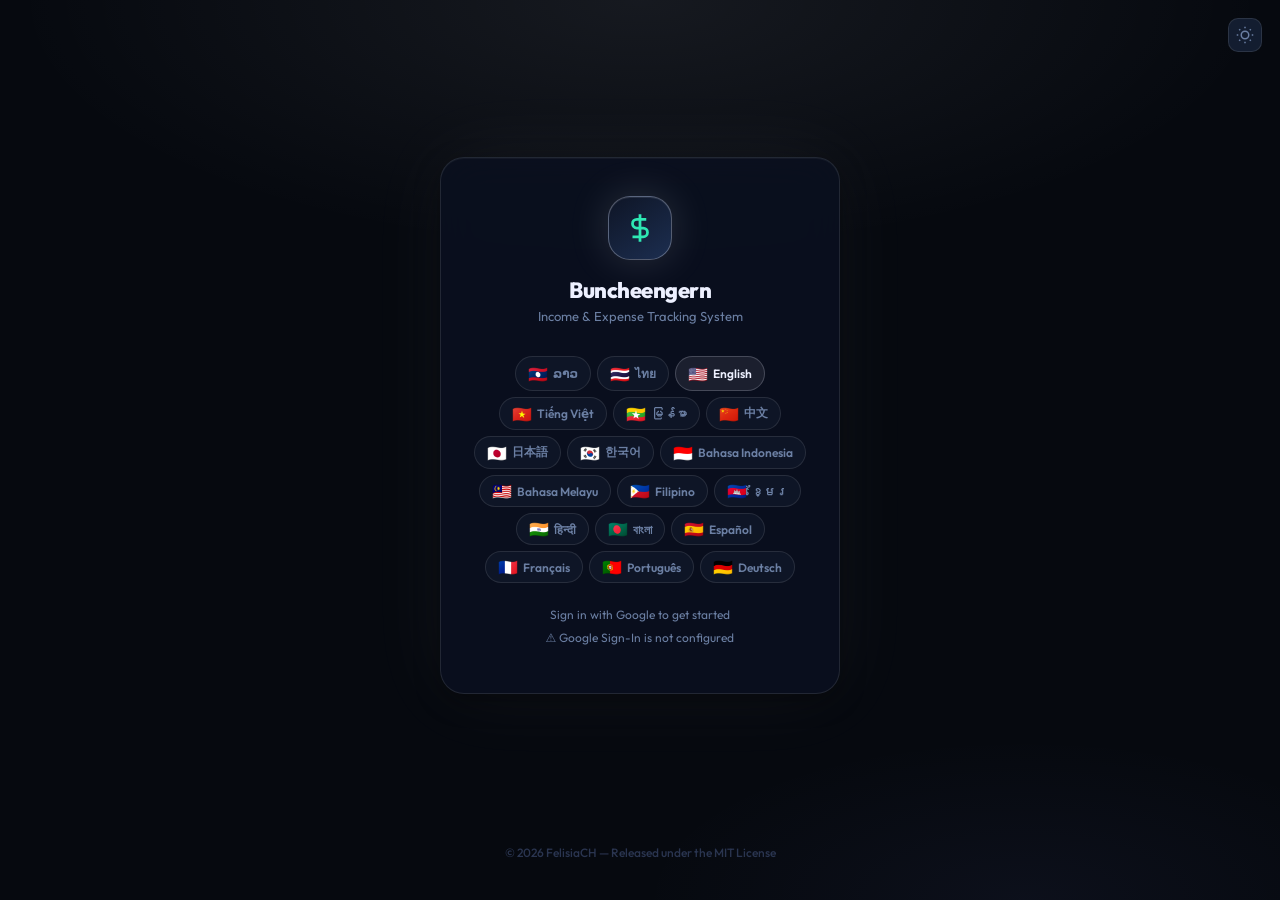
<file: index.html>
<!DOCTYPE html>
<html lang="th">
<head>
<meta charset="UTF-8">
<meta name="viewport" content="width=device-width, initial-scale=1.0">
<meta name="apple-mobile-web-app-capable" content="yes">
<meta name="mobile-web-app-capable" content="yes">
<meta name="apple-mobile-web-app-status-bar-style" content="black-translucent">
<meta name="theme-color" content="#2EE8B4">
<link rel="manifest" href="manifest.json">
<link rel="icon" type="image/svg+xml" href="favicon.svg">
<link rel="icon" type="image/png" sizes="96x96" href="favicon-96x96.png">
<link rel="shortcut icon" href="favicon.ico">
<link rel="apple-touch-icon" href="apple-touch-icon.png">
<title>Buncheengern</title>
<link rel="preconnect" href="https://fonts.googleapis.com">
<link rel="preconnect" href="https://fonts.gstatic.com" crossorigin>
<link href="https://fonts.googleapis.com/css2?family=Outfit:wght@300;400;500;600;700;800;900&display=swap" rel="stylesheet">
<script src="https://accounts.google.com/gsi/client" async defer></script>
<link rel="stylesheet" href="css/app.css">
</head>
<body>

<div id="ov" class="ov hidden">
  <div class="ov-card">
    <div class="spin"></div>
    <div class="ov-txt" id="ov-msg" data-i18n="loadingGeneric">กำลังดำเนินการ...</div>
  </div>
</div>

<div id="item-popup" class="ov hidden" onclick="onItemPopupBackdrop(event)">
  <div class="ov-card item-popup-card" role="dialog" aria-modal="true" aria-labelledby="item-popup-title">
    <div class="item-popup-head">
      <span class="item-popup-title" id="item-popup-title" data-i18n="pickerItemTitle">Select item</span>
      <button type="button" class="item-popup-close" onclick="closeItemPopup()" aria-label="Close" data-i18n-aria="ariaClose">
        <svg width="18" height="18" viewBox="0 0 24 24" fill="none" stroke="currentColor" stroke-width="2.4"><path d="M18 6L6 18M6 6l12 12"/></svg>
      </button>
    </div>
    <input type="text" id="item-popup-search" class="fi" autocomplete="off"
           oninput="renderItemPopupList(this.value)"
           onkeydown="if(event.key==='Escape')closeItemPopup()"
           data-i18n-placeholder="placeholderSearchItem" placeholder="Search item">
    <div id="item-popup-list" class="cur-picker-list item-popup-list"></div>
  </div>
</div>

<div id="cfm-sheet" class="ov hidden" onclick="onConfirmBackdrop(event)">
  <div class="ov-card cfm-card" role="dialog" aria-modal="true" aria-labelledby="cfm-title-el">
    <div class="cfm-title" id="cfm-title-el" data-i18n="confirmTitle">ตรวจสอบก่อนบันทึก</div>
    <div class="cfm-type inc" id="cfm-type">รายรับ</div>
    <div id="cfm-body"></div>
    <div class="cfm-hint" data-i18n="confirmHint">รายการนี้จะถูกบันทึกและส่งแจ้งเตือน</div>
    <div class="cfm-btns">
      <button class="btn btn-ghost" onclick="cancelConfirm()" data-i18n="confirmEditBtn">แก้ไข</button>
      <button class="btn btn-primary" id="cfm-save" onclick="confirmSubmit()" data-i18n="confirmSaveBtn">ยืนยันบันทึก</button>
    </div>
  </div>
</div>

<div id="toast" class="toast">
  <svg width="15" height="15" viewBox="0 0 24 24" fill="none" stroke="currentColor" stroke-width="2.8"><path class="toast-check" d="M20 6L9 17l-5-5"/></svg>
  <span id="toast-txt"></span>
</div>

<div id="scr-load" class="screen">
  <div class="splash">
    <div class="splash-ring">
      <svg width="38" height="39" viewBox="0 0 24 24" fill="none" stroke="#2EE8B4" stroke-width="2"><line x1="12" y1="1" x2="12" y2="23"/><path d="M17 5H9.5a3.5 3.5 0 000 7h5a3.5 3.5 0 010 7H6"/></svg>
    </div>
    <div class="splash-name">Buncheengern</div>
    <div class="splash-tagline" data-i18n="tagline">ระบบบัญชีรายรับ-รายจ่าย</div>
    <div class="splash-spin"></div>
  </div>
</div>

<div id="scr-login" class="screen hidden">
  <button type="button" class="icon-btn icon-btn-login" id="theme-btn-login" onclick="toggleTheme()"
          aria-label="สลับธีม" data-i18n-aria="ariaToggleTheme">
    <svg id="theme-ico-login" width="18" height="18" viewBox="0 0 24 24" fill="none" stroke="currentColor" stroke-width="2"><circle cx="12" cy="12" r="5"/><path d="M12 1v2M12 21v2M4.22 4.22l1.42 1.42M18.36 18.36l1.42 1.42M1 12h2M21 12h2M4.22 19.78l1.42-1.42M18.36 5.64l1.42-1.42"/></svg>
  </button>

  <div class="login-wrap">
    <div class="login-card">
      <div class="lc-head">
        <div class="lc-logo">
          <svg width="30" height="30" viewBox="0 0 24 24" fill="none" stroke="#2EE8B4" stroke-width="2.2"><line x1="12" y1="1" x2="12" y2="23"/><path d="M17 5H9.5a3.5 3.5 0 000 7h5a3.5 3.5 0 010 7H6"/></svg>
        </div>
        <div class="lc-title">Buncheengern</div>
        <div class="lc-sub" data-i18n="tagline">ระบบบัญชีรายรับ-รายจ่าย</div>
      </div>

      <div class="lang-switch" id="lang-switch-login"></div>

      <div class="g-signin-row">
        <div id="g-signin-btn"></div>
        <div class="g-signin-hint" id="g-signin-hint" data-i18n="googleSignInHint">เข้าสู่ระบบด้วย Google เพื่อเริ่มใช้งาน</div>
        <div class="g-signin-hint hidden" id="g-signin-warn"></div>
      </div>
    </div>
  </div>
  <p class="login-footer" data-i18n="footerCopy">© 2026 FelisiaCH — Released under the MIT License</p>
</div>

<div id="scr-app" class="screen hidden">

  <header class="app-hdr">
    <div class="hdr-brand">
      <div class="hdr-badge">
        <svg width="16" height="16" viewBox="0 0 24 24" fill="none" stroke="#2EE8B4" stroke-width="2.2"><line x1="12" y1="1" x2="12" y2="23"/><path d="M17 5H9.5a3.5 3.5 0 000 7h5a3.5 3.5 0 010 7H6"/></svg>
      </div>
      <span class="hdr-name">Buncheengern</span>
    </div>
    <div class="hdr-r">
      <div class="user-chip">
        <div class="chip-dot"></div>
        <span id="hdr-user">—</span>
      </div>
      <button class="lo-btn" onclick="lockApp()" title="Lock" data-i18n-title="lockTitle">
        <svg width="18" height="18" viewBox="0 0 24 24" fill="none" stroke="currentColor" stroke-width="2"><path d="M9 21H5a2 2 0 01-2-2V5a2 2 0 012-2h4M16 17l5-5-5-5M21 12H9"/></svg>
      </button>
    </div>
  </header>

  <div id="tab-rec" class="tab-body">
    <div class="tab-top">
      <span class="tab-ttl" data-i18n="tabRecordTitle">บันทึกรายการ</span>
      <span class="date-chip" id="f-date-lbl"></span>
    </div>

    <div class="fg">
      <label class="fl" data-i18n="labelType">ประเภทรายการ</label>
      <div class="seg-wrap" id="sg-type">
        <button class="seg inc on" onclick="setSeg('type','income',this)">↑ <span data-i18n="typeIncome">รายรับ</span></button>
        <button class="seg exp" onclick="setSeg('type','expense',this)">↓ <span data-i18n="typeExpense">รายจ่าย</span></button>
      </div>
    </div>

    <div class="fg">
      <label class="fl" data-i18n="labelItemName">ชื่อรายการ</label>
      <div class="combo-wrap">
        <input type="text" id="f-item" class="fi combo-input" placeholder="ระบุหรือเลือกชื่อรายการ" autocomplete="off"
               oninput="onItemInput()" onfocus="onItemFocus()" onblur="onItemBlur()" data-i18n-placeholder="placeholderItemName">
        <button type="button" class="combo-toggle" id="combo-btn" onclick="openItemPopup()" tabindex="-1" aria-label="เลือกรายการ" data-i18n-aria="ariaSelectItem">
          <svg width="16" height="16" viewBox="0 0 24 24" fill="none" stroke="currentColor" stroke-width="2.2"><path d="M6 9l6 6 6-6"/></svg>
        </button>
        <div class="combo-drop hidden" id="combo-drop"></div>
      </div>
    </div>

    <div class="fg">
      <label class="fl" data-i18n="labelAmount">จำนวนเงิน</label>
      <div class="pg" id="f-price-row">
        <select id="f-cur" class="cur-sel" aria-label="สกุลเงิน" data-i18n-aria="ariaCurrency"></select>
        <input type="text" id="f-price" class="prc-in amt-fmt" placeholder="0" inputmode="decimal" oninput="renderPriceSuggest()">
      </div>
      <div id="price-suggest" class="price-suggest" role="group" aria-label="ราคาแนะนำ" data-i18n-aria="ariaPriceSuggest"></div>
      <div class="seg-wrap" id="sg-pay-0" style="margin-top:8px">
        <button class="seg cash on" onclick="setPrimaryPay('Cash',this)">💵 <span data-i18n="payCash">เงินสด</span></button>
        <button class="seg qr" onclick="setPrimaryPay('Online',this)">📱 <span data-i18n="payQR">Online Payment</span></button>
        <button class="seg split" onclick="setPrimaryPay('Split',this)">✂️ <span data-i18n="paySplit">แบ่งจ่าย</span></button>
      </div>
      <div id="split-grp-0" class="hidden" style="margin-top:8px"></div>
    </div>

    <div class="fg">
      <label class="fl" data-i18n="labelBranch">สาขา</label>
      <div class="branch-grid" id="sg-branch"></div>
    </div>

    <div id="slip-grp" class="fg hidden">
      <label class="fl" data-i18n="labelAttachSlip">แนบสลิป</label>
      <input type="file" id="f-file" accept="image/*" onchange="onFileChg(this)">
      <input type="file" id="f-cam" accept="image/*" capture="environment" onchange="onFileChg(this)">
      <div class="upload-zone" id="uz"
           onclick="document.getElementById('f-file').click()"
           ondragover="onDragOver(event)" ondragleave="onDragLeave()" ondrop="onDrop(event)">
        <button type="button" class="uz-cam" id="uz-cam"
                data-i18n-aria="cameraBtn" aria-label="Take Photo"
                onclick="event.stopPropagation();document.getElementById('f-cam').click()">📷</button>
        <div id="uz-ph">
          <div class="uz-ico">
            <svg width="36" height="36" viewBox="0 0 24 24" fill="none" stroke="currentColor" stroke-width="1.4"><rect x="3" y="3" width="18" height="18" rx="3"/><circle cx="8.5" cy="8.5" r="1.5"/><path d="M21 15l-5-5L5 21"/></svg>
          </div>
          <div class="uz-txt" data-i18n="uploadZoneText">แตะเพื่อเลือกรูปสลิป</div>
          <div class="uz-hint" data-i18n="uploadZoneHint">PNG / JPG — ขนาดไม่เกิน 5 MB</div>
        </div>
        <img id="slip-img" class="slip-prev hidden" alt="Slip preview">
      </div>
      <button id="clr-slip" class="clear-slip-btn hidden" onclick="clearSlip(event)">✕ <span data-i18n="clearSlipBtn">ลบสลิป</span></button>
    </div>

    <div id="f-msg" class="hidden"></div>
    <button id="sub-btn" class="btn btn-primary" onclick="doSubmit()">
      <svg width="17" height="17" viewBox="0 0 24 24" fill="none" stroke="currentColor" stroke-width="2.2"><path d="M22 2L11 13M22 2L15 22l-4-9-9-4 20-7z"/></svg>
      <span id="sub-txt" data-i18n="submitBtn">บันทึกรายการ</span>
    </button>
  </div>

  <div id="tab-dash" class="tab-body hidden">
    <div class="tab-top">
      <span class="tab-ttl" data-i18n="dashTitle">สรุปรายวัน</span>
      <button class="ref-btn" onclick="forceLoadDash()">
        <svg width="12" height="12" viewBox="0 0 24 24" fill="none" stroke="currentColor" stroke-width="2.5"><path d="M23 4v6h-6M1 20v-6h6M3.51 9a9 9 0 0114.85-3.36L23 10M1 14l4.64 4.36A9 9 0 0020.49 15"/></svg>
        <span data-i18n="refreshBtn">รีเฟรช</span>
      </button>
    </div>

    <div class="date-nav">
      <button class="nav-arrow" id="nav-prev" onclick="navDay(-1)" title="วันก่อนหน้า" data-i18n-title="navPrevTitle">
        <svg width="16" height="16" viewBox="0 0 24 24" fill="none" stroke="currentColor" stroke-width="2.5"><path d="M15 18l-6-6 6-6"/></svg>
      </button>
      <span class="date-nav-lbl" id="dash-date-lbl">—</span>
      <button class="nav-arrow" id="nav-next" onclick="navDay(1)" title="วันถัดไป" data-i18n-title="navNextTitle">
        <svg width="16" height="16" viewBox="0 0 24 24" fill="none" stroke="currentColor" stroke-width="2.5"><path d="M9 18l6-6-6-6"/></svg>
      </button>
    </div>

    <div class="branch-filter" id="branch-filter"></div>

    <div class="cur-tabs" id="cur-tabs"></div>

    <div class="dash-grid">
      <div class="mc g">
        <div class="mc-lbl">💵 <span data-i18n="cardCashIncome">รายรับ เงินสด</span></div>
        <div class="mc-val gv" id="d-cash">0</div>
        <div class="mc-cur" id="d-cash-c">LAK ₭</div>
      </div>
      <div class="mc p">
        <div class="mc-lbl">📱 <span data-i18n="cardQRIncome">รายรับ ชำระออนไลน์</span></div>
        <div class="mc-val pv" id="d-qr">0</div>
        <div class="mc-cur" id="d-qr-c">LAK ₭</div>
      </div>
      <div class="mc r">
        <div class="mc-lbl">↓ <span data-i18n="cardExpense">รายจ่ายรวม</span></div>
        <div class="mc-val rv" id="d-exp">0</div>
        <div class="mc-cur" id="d-exp-c">LAK ₭</div>
      </div>
      <div class="mc n">
        <div class="mc-lbl">🧮 <span data-i18n="cardNetTotal">ยอดสุทธิ</span></div>
        <div class="mc-val gv" id="d-net">0</div>
        <div class="mc-cur" id="d-net-c">LAK ₭</div>
      </div>
      <div class="mc c">
        <div class="mc-lbl">💰 <span data-i18n="cardCashOnHand">เงินสดคงเหลือ</span></div>
        <div class="mc-val gv" id="d-onhand">0</div>
        <div class="mc-cur" id="d-onhand-c">LAK ₭</div>
      </div>
      <div class="mc ch">
        <div class="mc-lbl">📊 <span data-i18n="chartIncomeSplit">สัดส่วนรายรับ</span></div>
        <div class="chart-row">
          <svg class="donut" viewBox="0 0 120 120" aria-hidden="true">
            <circle class="donut-track" cx="60" cy="60" r="52"></circle>
            <circle class="donut-seg dseg-cash" id="dn-cash" cx="60" cy="60" r="52"></circle>
            <circle class="donut-seg dseg-qr"   id="dn-qr"   cx="60" cy="60" r="52"></circle>
          </svg>
          <div class="chart-legend">
            <div class="lg-row">
              <span class="lg-dot lg-cash"></span>
              <span class="lg-k" data-i18n="payCash">เงินสด</span>
              <span class="lg-v" id="pc-cash">—</span>
            </div>
            <div class="lg-row">
              <span class="lg-dot lg-qr"></span>
              <span class="lg-k" data-i18n="payQR">Online Payment</span>
              <span class="lg-v" id="pc-qr">—</span>
            </div>
          </div>
        </div>

        <div class="ratio-lbl">
          <span data-i18n="chartExpenseRatio">รายจ่ายต่อรายรับ</span>
          <span id="pc-exp">—</span>
        </div>
        <div class="ratio-track"><div class="ratio-fill" id="bar-exp"></div></div>
      </div>
    </div>

    <div class="dvd"></div>
    <div class="sec-top">
      <span class="sec-ttl" data-i18n="recentEntries">รายการล่าสุด</span>
      <span class="cnt-badge" id="d-cnt">—</span>
    </div>
    <div class="elist" id="d-list">
      <div class="empty" data-i18n="emptyDashHint">กดปุ่มรีเฟรชเพื่อดูข้อมูล</div>
    </div>
  </div>

  <div id="tab-settings" class="tab-body hidden">
    <div class="tab-top">
      <span class="tab-ttl" data-i18n="settingsTitle">ตั้งค่า</span>
    </div>

    <div class="settings-sec">
      <div class="settings-lbl" data-i18n="menuLanguage">🌐 ภาษา / Language</div>
      <input type="text" id="lang-picker-search" class="fi"
             autocomplete="off" oninput="renderLangPicker(this.value)"
             data-i18n-placeholder="placeholderSearchLanguage"
             placeholder="Search language">
      <div id="lang-picker-list" class="cur-picker-list"></div>
    </div>

    <div class="settings-sec">
      <div class="settings-lbl" data-i18n="sectionTheme">🎨 ปรับแต่ง / Customization</div>
      <div class="seg-wrap" id="sg-theme">
        <button class="seg theme" onclick="setTheme('light',this)">☀️ <span data-i18n="themeLight">โหมดสว่าง</span></button>
        <button class="seg theme" onclick="setTheme('dark',this)">🌙 <span data-i18n="themeDark">โหมดมืด</span></button>
      </div>
    </div>

    <div class="settings-sec">
      <div class="settings-lbl" data-i18n="menuManagement">⚙️ Management</div>
      <div id="manage-branch-list" class="branch-manage-list"></div>
      <div class="branch-add-row">
        <input type="text" id="m-branch-new" class="fi" placeholder="กรอกชื่อสาขาใหม่"
               autocomplete="off" data-i18n-placeholder="placeholderNewBranch"
               onkeydown="if(event.key==='Enter'){event.preventDefault();addBranch();}">
        <button type="button" class="menu-action-btn" onclick="addBranch()" data-i18n="btnAddBranch">➕ เพิ่มสาขาใหม่</button>
      </div>
    </div>

    <div class="settings-sec">
      <div class="settings-lbl" data-i18n="menuManageCurrencies">💱 Manage Currencies</div>
      <div id="manage-currency-list" class="branch-manage-list"></div>
      <input type="text" id="cur-picker-search" class="fi" style="margin-top:10px"
             autocomplete="off" oninput="renderCurrencyPicker(this.value)"
             data-i18n-placeholder="placeholderSearchCurrency"
             placeholder="Search currency, code, or country">
      <div id="cur-picker-list" class="cur-picker-list"></div>
    </div>

    <div class="settings-sec">
      <div class="settings-lbl" data-i18n="menuAccount">👤 Account</div>
      <button type="button" class="menu-action-btn" onclick="doLogout()" data-i18n="menuLogoutFull">🚪 Sign out &amp; forget this device</button>
    </div>
  </div>

  <nav class="bot-nav">
    <button class="nb on" id="nb-rec" onclick="switchTab('rec')">
      <svg width="22" height="22" viewBox="0 0 24 24" fill="none" stroke="currentColor" stroke-width="1.8"><path d="M12 20h9M16.5 3.5a2.12 2.12 0 013 3L7 19l-4 1 1-4z"/></svg>
      <span data-i18n="navRecord">บันทึก</span>
    </button>
    <button class="nb" id="nb-dash" onclick="switchTab('dash')">
      <svg width="22" height="22" viewBox="0 0 24 24" fill="none" stroke="currentColor" stroke-width="1.8"><rect x="3" y="3" width="7" height="9"/><rect x="14" y="3" width="7" height="5"/><rect x="14" y="12" width="7" height="9"/><rect x="3" y="16" width="7" height="5"/></svg>
      <span data-i18n="navSummary">สรุป</span>
    </button>
    <button class="nb" id="nb-settings" onclick="switchTab('settings')">
      <svg width="22" height="22" viewBox="0 0 24 24" fill="none" stroke="currentColor" stroke-width="1.8"><circle cx="12" cy="12" r="3"/><path d="M19.4 15a1.65 1.65 0 00.33 1.82l.06.06a2 2 0 010 2.83 2 2 0 01-2.83 0l-.06-.06a1.65 1.65 0 00-1.82-.33 1.65 1.65 0 00-1 1.51V21a2 2 0 01-2 2 2 2 0 01-2-2v-.09A1.65 1.65 0 009 19.4a1.65 1.65 0 00-1.82.33l-.06.06a2 2 0 01-2.83 0 2 2 0 010-2.83l.06-.06a1.65 1.65 0 00.33-1.82 1.65 1.65 0 00-1.51-1H3a2 2 0 01-2-2 2 2 0 012-2h.09A1.65 1.65 0 004.6 9a1.65 1.65 0 00-.33-1.82l-.06-.06a2 2 0 010-2.83 2 2 0 012.83 0l.06.06a1.65 1.65 0 001.82.33H9a1.65 1.65 0 001-1.51V3a2 2 0 012-2 2 2 0 012 2v.09a1.65 1.65 0 001 1.51 1.65 1.65 0 001.82-.33l.06-.06a2 2 0 012.83 0 2 2 0 010 2.83l-.06.06a1.65 1.65 0 00-.33 1.82V9a1.65 1.65 0 001.51 1H21a2 2 0 012 2 2 2 0 01-2 2h-.09a1.65 1.65 0 00-1.51 1z"/></svg>
      <span data-i18n="navSettings">ตั้งค่า</span>
    </button>
  </nav>
</div>

<script src="i18n/currencies.js"></script>
<script src="i18n/lang_meta.js"></script>
<script src="i18n/lang_en.js"></script>
<script src="i18n/lang_th.js"></script>
<script src="i18n/lang_lo.js"></script>
<script src="i18n/lang_vi.js"></script>
<script src="i18n/lang_my.js"></script>
<script src="i18n/lang_zh.js"></script>
<script src="i18n/lang_ja.js"></script>
<script src="i18n/lang_ko.js"></script>
<script src="i18n/lang_id.js"></script>
<script src="i18n/lang_ms.js"></script>
<script src="i18n/lang_tl.js"></script>
<script src="i18n/lang_km.js"></script>
<script src="i18n/lang_hi.js"></script>
<script src="i18n/lang_bn.js"></script>
<script src="i18n/lang_es.js"></script>
<script src="i18n/lang_fr.js"></script>
<script src="i18n/lang_pt.js"></script>
<script src="i18n/lang_de.js"></script>
<script src="i18n/build.js"></script>
<script>
// ⚙️ Configuration
const GOOGLE_CLIENT_ID = "YOUR_GOOGLE_CLIENT_ID_HERE";
const SCRIPT_URL       = "YOUR_APPS_SCRIPT_URL_HERE"; // kept live (not just commented) — flipping USE_WORKER
                                                        // to false below is the entire B0 rollback, no other edit needed
const WORKER_URL       = "YOUR_WORKER_URL_HERE"; // Cloudflare Worker edge cache in front of SCRIPT_URL (B0)
const USE_WORKER       = true; // flip to false + redeploy to bypass the Worker, zero data loss (Sheets untouched)
const API_URL          = USE_WORKER ? WORKER_URL : SCRIPT_URL;

// 🛠️ DOM Helper (must be defined before any early init calls below)
const $ = id => document.getElementById(id);

</script>
<script src="js/core.js"></script>
<script src="js/pickers.js"></script>
<script src="js/session.js"></script>
<script src="js/entry.js"></script>
<script src="js/dashboard.js"></script>
<script src="js/boot.js"></script>
<script>
if ('serviceWorker' in navigator) {
  navigator.serviceWorker.register('./service-worker.js');
}
</script>
</body>
</html>
</file>
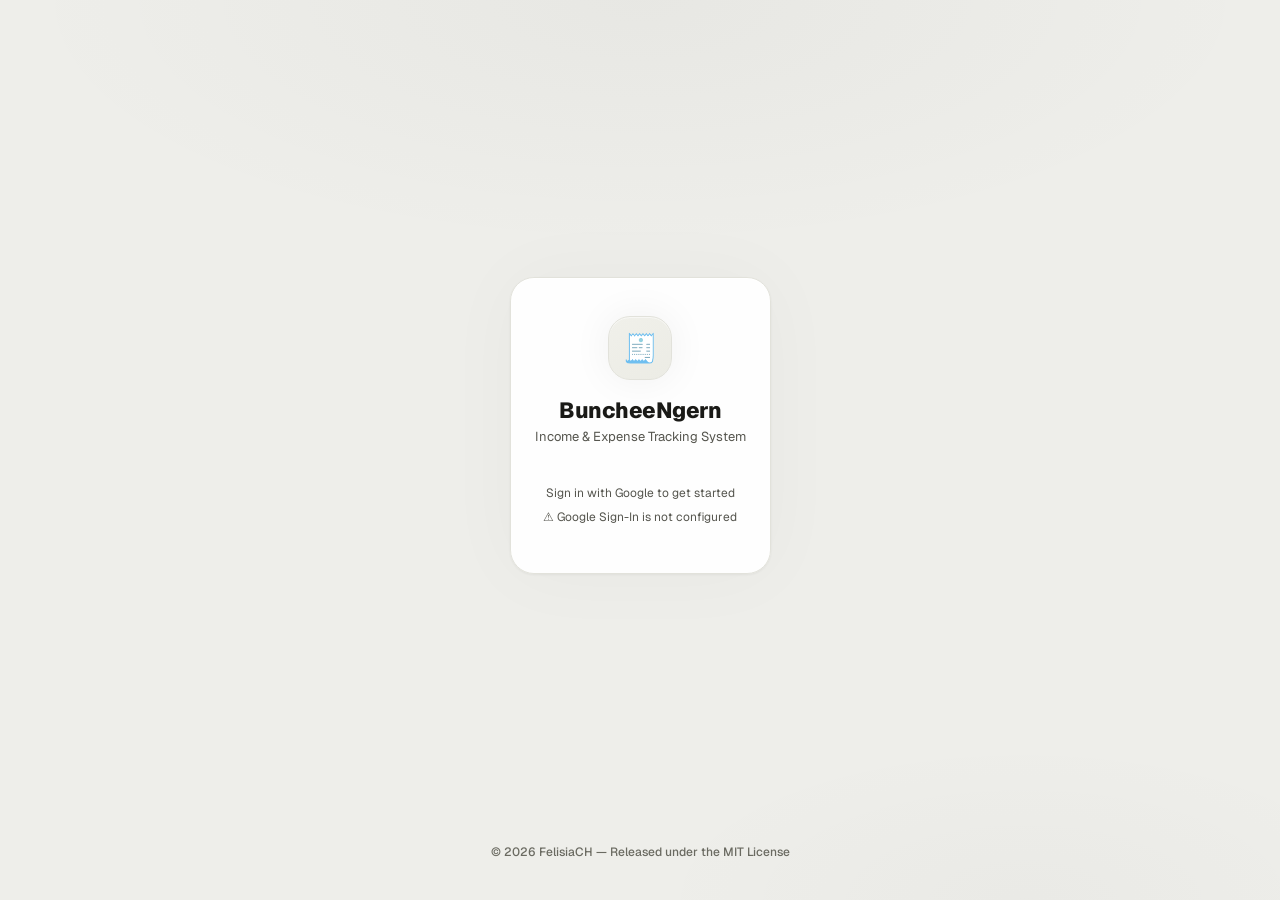
<file: v2/index.html>
<!DOCTYPE html>
<html lang="th">
<head>
<meta charset="UTF-8">
<meta name="viewport" content="width=device-width, initial-scale=1.0">
<title>BuncheeNgern v2 — entry + auth (Phase 1.5, not in use)</title>
<link rel="stylesheet" href="css/tokens.css">
<link rel="stylesheet" href="css/base.css">
<link rel="stylesheet" href="css/components.css">
<!-- Geist + Geist Mono (Ledgerline identity, v3 Phase 1) — CDN dep is
     acceptable here: v2 is testbed, not SW-cached. Self-host is a later
     option. -->
<link rel="preconnect" href="https://fonts.googleapis.com">
<link rel="preconnect" href="https://fonts.gstatic.com" crossorigin>
<link href="https://fonts.googleapis.com/css2?family=Geist:wght@400;500;600&family=Geist+Mono:wght@400;500&display=swap" rel="stylesheet">
<!-- Google Identity Services — async/defer, exactly as v1. A sanctioned
     external-loader exception: CLAUDE.md's plain-<script>-only rule is about
     ordering this app's own sequential slices, not a third-party loader that
     has no such dependency. Placed early so it's fetching in parallel from
     the first possible moment; initGoogleSignIn() (js/session.js) retries
     until google.accounts.id exists, so load order relative to the scripts
     below doesn't matter. -->
<script src="https://accounts.google.com/gsi/client" async defer></script>
</head>
<body>

<!--
  Phase 1 per bcn-v2-phase1-entry-prompt.md: the entry screen only (type,
  item, currency + inline add, payment toggles, amount(s), branch, slip,
  confirmation sheet, submit). Phase 1.5 per bcn-v2-phase1.5-auth-prompt.md
  adds the login/locked screens and the session that makes submitting
  possible at all. Not linked from v1, not registered with any service
  worker, not in service-worker.js's ASSETS — unreachable to real users
  unless they type the URL directly. v1 is completely untouched.

  Not in this phase: dashboard, sidebar, settings, whitelist management UI,
  the rich item picker with grouped suggestions, accent presets, Thai/Lao
  type pass. See v2/README.md.
-->

<!-- Login — shown when there is no session at all. Ported from v1 #scr-login,
     minus the theme toggle and language switch (Phase 3). -->
<div id="screen-login" class="screen hidden">
  <div class="login-wrap">
    <div class="login-card">
      <div class="lc-head">
        <div class="lc-logo">🧾</div>
        <div class="lc-title">BuncheeNgern</div>
        <div class="lc-sub" data-i18n="tagline">Income &amp; Expense Tracking System</div>
      </div>
      <div class="g-signin-row">
        <div id="g-signin-btn"></div>
        <div class="g-signin-hint" data-i18n="googleSignInHint">Sign in with Google to get started</div>
        <div class="g-signin-hint hidden" id="g-signin-warn"></div>
      </div>
    </div>
  </div>
  <p class="login-footer" data-i18n="footerCopy">© 2026 FelisiaCH — Released under the MIT License</p>
</div>

<!-- Locked — shown when the stored session has locked:true. Same Google
     flow, same callback (handleGoogleCredential) — signing back in as the
     same account IS the unlock, reusing the still-valid stored token via
     apiAuthenticate's existingToken instead of minting a new session row.
     No new i18n key for "locked": reuses lockTitle + googleSignInHint. -->
<div id="screen-locked" class="screen hidden">
  <div class="login-wrap">
    <div class="login-card">
      <div class="lc-head">
        <div class="lc-logo">🧾</div>
        <div class="lc-title" data-i18n="lockTitle">Lock</div>
        <div class="lc-sub" id="locked-user">—</div>
      </div>
      <div class="g-signin-row">
        <div id="g-signin-btn-locked"></div>
        <div class="g-signin-hint" data-i18n="googleSignInHint">Sign in with Google to get started</div>
        <div class="g-signin-hint hidden" id="g-signin-warn-locked"></div>
      </div>
    </div>
  </div>
</div>

<!-- Responsive nav (Phase 3.4c) — one hoisted #app-nav: desktop left sidebar,
     mobile top bar + 3-dot popup. Replaces the per-screen .mini-nav/.app-hdr
     — exactly one DOM instance of each nav target now. Visibility (shown
     only for entry/dash) and .on sync are app.js's routeScreen(). -->
<nav id="app-nav" class="app-nav hidden">
  <div class="hdr-brand">
    <div class="hdr-badge">🧾</div>
    <span class="hdr-name">BuncheeNgern</span>
  </div>
  <div class="nav-primary">
    <button type="button" class="nav-item" data-action="navRecord" data-i18n="navRecord">Record</button>
    <button type="button" class="nav-item" data-action="navDash" data-i18n="navSummary">Summary</button>
  </div>
  <button type="button" class="nav-more" data-action="openNavMenu" data-i18n-aria="ariaMoreMenu" aria-label="More options" aria-haspopup="menu" aria-expanded="false">⋮</button>
  <div class="nav-secondary">
    <div class="nav-sec-lbl" data-i18n="menuManagement">Management</div>
    <button type="button" class="nav-item is-disabled" disabled data-i18n="labelBranch">Branch</button>
    <button type="button" class="nav-item is-disabled" disabled data-i18n="menuManageCurrencies">Manage Currencies</button>
    <button type="button" class="nav-item is-disabled" disabled data-i18n="menuLanguage">Language</button>
    <button type="button" class="nav-item is-disabled" disabled data-i18n="menuAccount">Account</button>
    <button type="button" class="nav-item" data-action="openSettings" data-i18n="navSettings">Settings</button>
  </div>
</nav>
<!-- .nav-backdrop is a SIBLING of #app-nav, not a child (fix pass) — #app-nav
     has backdrop-filter, which establishes a containing block for
     position:fixed descendants (same as transform/filter/will-change). A
     backdrop nested inside #app-nav had "inset:0" resolve against #app-nav's
     own 58px-tall box instead of the viewport, so it only covered the top
     bar and tapping page content below it never reached navMenuBackdrop.
     As a sibling, #app-nav's z-index:100 already paints the whole nav
     (bar + popup) above the backdrop's z-index:90 as one stacking-context
     unit — no per-child z-index trick needed for correct click order. -->
<div class="nav-backdrop" data-action="navMenuBackdrop"></div>

<div id="screen-entry" class="screen hidden">
  <div class="tab-body">
    <div class="tab-top">
      <h1 class="tab-ttl" data-i18n="navRecord">Record</h1>
      <span class="date-chip" id="entry-date"></span>
    </div>

    <!-- Type -->
    <div class="fg">
      <span class="fl" data-i18n="labelType">Entry Type</span>
      <div class="seg-wrap" id="type-toggle">
        <button type="button" class="seg inc" data-action="setType" data-value="income" data-i18n="typeIncome">Income</button>
        <button type="button" class="seg exp" data-action="setType" data-value="expense" data-i18n="typeExpense">Expense</button>
      </div>
    </div>

    <!-- Item -->
    <div class="fg">
      <label class="fl" for="f-item" data-i18n="labelItemName">Item Name</label>
      <input type="text" id="f-item" class="fi" data-bind="item" autocomplete="off"
             data-i18n-placeholder="labelItemName" placeholder="Item Name">
    </div>

    <!-- Currency + inline add -->
    <div class="fg">
      <span class="fl" data-i18n="ariaCurrency">Currency</span>
      <div class="cur-row-wrap">
        <select id="f-cur" class="fs" data-bind="currency" data-i18n-aria="ariaCurrency" aria-label="Currency"></select>
        <button type="button" id="add-cur-toggle" class="btn-ghost" data-action="toggleAddCurrency" data-i18n="splitAddCurrency">＋ Add currency</button>
      </div>
      <!-- Currency codes/symbols are language-neutral (ISO codes, not prose)
           — the two placeholders below are examples, not translated text. -->
      <div id="add-cur-form" class="add-cur-form hidden">
        <input type="text" id="add-cur-code" class="fi" placeholder="USD" maxlength="8"
               data-i18n-aria="ariaCurrency" aria-label="Currency code" autocomplete="off">
        <input type="text" id="add-cur-sym" class="fi" placeholder="$" maxlength="4" autocomplete="off">
        <button type="button" class="btn btn-primary" data-action="confirmAddCurrency" data-i18n="splitAddCurrency">＋ Add currency</button>
      </div>
    </div>

    <!-- Payment toggles — independent; both on is a split, so there is no
         mode requiring separate validation. -->
    <div class="fg">
      <span class="fl" data-i18n="labelPaymentMethod">Payment Method</span>
      <div class="seg-wrap">
        <button type="button" class="seg cash" id="tog-cash" data-action="toggleCash" data-i18n="payCash">Cash</button>
        <button type="button" class="seg qr" id="tog-online" data-action="toggleOnline" data-i18n="payQR">Online Payment</button>
      </div>
    </div>

    <!-- Amount(s) -->
    <div class="fg" id="amt-cash-row">
      <label class="fl" for="f-cash-amt" data-i18n="labelSplitCash">Cash amount</label>
      <div class="pg">
        <span class="cur-sel" id="cash-cur-sym"></span>
        <input type="text" id="f-cash-amt" class="prc-in amt-fmt" data-bind="cashAmount"
               inputmode="decimal" placeholder="0">
      </div>
    </div>
    <div class="fg hidden" id="amt-online-row">
      <label class="fl" for="f-online-amt" data-i18n="labelSplitOnline">Online amount</label>
      <div class="pg">
        <span class="cur-sel" id="online-cur-sym"></span>
        <input type="text" id="f-online-amt" class="prc-in amt-fmt" data-bind="onlineAmount"
               inputmode="decimal" placeholder="0">
      </div>
    </div>
    <div class="total-row hidden" id="amt-total-row">
      <span data-i18n="labelAmount">Amount</span>
      <span class="total-val" id="amt-total-val"></span>
    </div>

    <!-- Branch -->
    <div class="fg">
      <span class="fl" data-i18n="labelBranch">Branch</span>
      <div class="branch-grid" id="branch-grid"></div>
    </div>

    <!-- Slip — shown only when the Online toggle is on (structural rule,
         not remembered state; see entry.js). -->
    <div id="slip-grp" class="fg hidden">
      <span class="fl" data-i18n="labelAttachSlip">Attach Slip</span>
      <div class="upload-zone" id="uz" data-action="openFilePicker">
        <input type="file" id="f-file" accept="image/*" data-bind="slipFile" style="display:none">
        <img id="slip-img" class="slip-prev hidden" alt="">
        <div id="uz-ph">
          <div class="uz-txt" data-i18n="uploadZoneText">Tap to select slip image</div>
          <div class="uz-hint" data-i18n="uploadZoneHint">PNG / JPG — up to 5 MB</div>
        </div>
      </div>
      <button type="button" id="clr-slip" class="clear-slip-btn hidden" data-action="clearSlip">✕</button>
    </div>

    <div id="f-msg" class="msg hidden"></div>

    <button type="button" id="sub-btn" class="btn btn-primary" data-action="submitEntry" disabled>
      <span id="sub-txt" data-i18n="submitBtn">Save Entry</span>
    </button>
  </div>
</div>

<!-- Dashboard — Phase 2b per bcn-v2-phase2b-dashboard.md. Content area only
     (top bar, currency tabs, donut + tiles + expense strip, entry list).
     Nav is the hoisted #app-nav above (Phase 3.4c). -->
<div id="screen-dash" class="screen hidden">
  <div class="dash-body">
    <div class="top">
      <div>
        <div class="crumb" data-i18n="navSummary">Summary</div>
        <div class="h1" data-i18n="dashTitle">Daily Summary</div>
      </div>
      <div class="top-r">
        <select id="dash-branch" class="filt" data-bind="dashBranch"></select>
        <div class="period-seg" id="dash-period-seg">
          <button type="button" data-action="selectPeriod" data-period="today">Today</button>
          <button type="button" data-action="selectPeriod" data-period="week">This week</button>
          <button type="button" data-action="selectPeriod" data-period="month">This month</button>
        </div>
      </div>
    </div>

    <div class="ctabs" id="dash-ctabs"></div>

    <div class="dash-grid">
      <div class="donut-card">
        <div>
          <div class="card-t" data-i18n="chartIncomeSplit">Income mix</div>
          <div class="card-s" id="dn-sub"></div>
        </div>
        <div class="donut-body">
          <svg width="150" height="150" viewBox="0 0 120 120" style="flex-shrink:0">
            <circle cx="60" cy="60" r="52" fill="none" stroke="var(--bg-input)" stroke-width="15"/>
            <circle id="dn-cash" cx="60" cy="60" r="52" fill="none" stroke="var(--amber)" stroke-width="15" stroke-dasharray="0 327" transform="rotate(-90 60 60)"/>
            <circle id="dn-qr" cx="60" cy="60" r="52" fill="none" stroke="var(--indigo)" stroke-width="15" stroke-dasharray="0 327" transform="rotate(-90 60 60)"/>
          </svg>
          <div class="leg">
            <div class="leg-i"><span class="dot" style="background:var(--amber)"></span> <span data-i18n="payCash">Cash</span> <b id="pc-cash">—</b></div>
            <div class="leg-i"><span class="dot" style="background:var(--indigo)"></span> <span data-i18n="payQR">Online Payment</span> <b id="pc-qr">—</b></div>
            <div class="leg-tot" id="leg-total"></div>
          </div>
        </div>
      </div>

      <div class="tiles">
        <div class="tile">
          <div class="tl" data-i18n="cardNetTotal">Net Total</div>
          <div class="tv-row"><span class="tv" id="tv-net">0</span><span id="td-net"></span></div>
          <svg class="spark" id="sp-net" viewBox="0 0 300 34" preserveAspectRatio="none"></svg>
        </div>
        <div class="tile">
          <div class="tl" data-i18n="cardCashOnHand">Cash on Hand</div>
          <div class="tv-row"><span class="tv" id="tv-onhand">0</span><span id="td-onhand"></span></div>
          <svg class="spark" id="sp-onhand" viewBox="0 0 300 34" preserveAspectRatio="none"></svg>
        </div>
        <div class="tile">
          <div class="tl" data-i18n="typeIncome">Income</div>
          <div class="tv-row"><span class="tv" id="tv-income">0</span><span id="td-income"></span></div>
          <svg class="spark" id="sp-income" viewBox="0 0 300 34" preserveAspectRatio="none"></svg>
        </div>
        <div class="tile">
          <div class="tl" data-i18n="cardExpense">Total Expenses</div>
          <div class="tv-row"><span class="tv" id="tv-expense">0</span><span id="td-expense"></span></div>
          <svg class="spark" id="sp-expense" viewBox="0 0 300 34" preserveAspectRatio="none"></svg>
        </div>
      </div>

      <div class="exp-card">
        <div class="exp-head">
          <div>
            <div class="card-t" data-i18n="chartExpenseRatio">Expenses vs income</div>
            <div class="card-s" id="exp-sub"></div>
          </div>
          <div class="exp-pct" id="pc-exp">—</div>
        </div>
        <div class="bar-track"><div class="bar-fill" id="bar-exp"></div></div>
        <div class="exp-foot">
          <div class="exp-cap" id="exp-cap"></div>
          <div class="exp-stats">
            <span>Cash spent<b style="color:var(--amber)" id="exp-cash-spent">0</b></span>
            <span>Online spent<b style="color:var(--indigo)" id="exp-qr-spent">0</b></span>
          </div>
        </div>
      </div>
    </div>

    <div class="list-hd">
      <div class="lt" data-i18n="recentEntries">Recent Entries</div>
      <div class="lc" id="d-cnt"></div>
    </div>
    <div class="list" id="d-list"></div>
  </div>
</div>

<!-- Confirmation sheet — reuses the .ov backdrop + .ov-card shell. -->
<div id="cfm-sheet" class="ov hidden" data-action="confirmBackdrop">
  <div class="ov-card cfm-card">
    <div class="cfm-title" data-i18n="confirmTitle">Check before saving</div>
    <div id="cfm-type" class="cfm-type"></div>
    <div id="cfm-body"></div>
    <div class="cfm-hint" data-i18n="confirmHint">This entry will be recorded and a notification sent</div>
    <div class="cfm-btns">
      <button type="button" class="btn btn-ghost" data-action="cancelConfirm" data-i18n="confirmEditBtn">Edit</button>
      <button type="button" id="cfm-save" class="btn btn-primary" data-action="confirmSubmit" data-i18n="confirmSaveBtn">Confirm &amp; Save</button>
    </div>
  </div>
</div>

<!-- Settings sheet (3.4) — theme switcher only; sidebar shell + accent presets
     are a later slice. Reuses the .ov backdrop + .ov-card/.cfm-* shell. -->
<div id="settings-sheet" class="ov hidden" data-action="settingsBackdrop">
  <div class="ov-card cfm-card">
    <div class="cfm-title" data-i18n="settingsTitle">Settings</div>
    <div class="settings-sec-lbl" data-i18n="sectionTheme">🎨 Customization</div>
    <div class="seg-wrap">
      <button type="button" class="seg theme" data-action="setThemeMode" data-value="dark" data-i18n="themeDark">Dark</button>
      <button type="button" class="seg theme" data-action="setThemeMode" data-value="oled">OLED</button>
      <button type="button" class="seg theme" data-action="setThemeMode" data-value="light" data-i18n="themeLight">Light</button>
    </div>
    <!-- Accent presets (3.4b) — names are proper names, not translatable;
         swatch + title attr only, no i18n key. -->
    <div class="settings-sec-lbl">Accent</div>
    <div class="accent-swatches">
      <button type="button" class="accent-sw periwinkle" data-action="setAccentMode" data-value="periwinkle" title="Periwinkle"></button>
      <button type="button" class="accent-sw blue" data-action="setAccentMode" data-value="blue" title="Electric Blue"></button>
      <button type="button" class="accent-sw violet" data-action="setAccentMode" data-value="violet" title="Violet"></button>
      <button type="button" class="accent-sw pink" data-action="setAccentMode" data-value="pink" title="Hot Pink"></button>
      <button type="button" class="accent-sw indigo" data-action="setAccentMode" data-value="indigo" title="Deep Indigo"></button>
    </div>
    <div class="cfm-btns">
      <button type="button" class="btn btn-ghost" data-action="closeSettings">✕</button>
    </div>
  </div>
</div>

<!-- Toast -->
<div id="toast" class="toast"><span id="toast-txt"></span></div>

<!-- Loading overlay -->
<div id="ov" class="ov hidden">
  <div class="ov-card">
    <div class="spin"></div>
    <div class="ov-txt" id="ov-msg"></div>
  </div>
</div>

<!-- i18n data — reused unchanged from v1, per bcn-v2-system-design.md §2.
     All 18 language files load (Phase 0 only loaded 3, so Lao silently fell
     back to English — Lao is this deployment's primary language). lang_en
     must precede the rest: build.js uses it as the fallback base. -->
<script src="../i18n/lang_meta.js"></script>
<script src="../i18n/lang_en.js"></script>
<script src="../i18n/lang_th.js"></script>
<script src="../i18n/lang_lo.js"></script>
<script src="../i18n/lang_vi.js"></script>
<script src="../i18n/lang_my.js"></script>
<script src="../i18n/lang_zh.js"></script>
<script src="../i18n/lang_ja.js"></script>
<script src="../i18n/lang_ko.js"></script>
<script src="../i18n/lang_id.js"></script>
<script src="../i18n/lang_ms.js"></script>
<script src="../i18n/lang_tl.js"></script>
<script src="../i18n/lang_km.js"></script>
<script src="../i18n/lang_hi.js"></script>
<script src="../i18n/lang_bn.js"></script>
<script src="../i18n/lang_es.js"></script>
<script src="../i18n/lang_fr.js"></script>
<script src="../i18n/lang_pt.js"></script>
<script src="../i18n/lang_de.js"></script>
<script src="../i18n/build.js"></script>

<script>
// ⚙️ Configuration — stays inline per CLAUDE.md. Placeholder until this
// screen is tested against a real endpoint; not wired to a live deployment.
const GOOGLE_CLIENT_ID = "YOUR_GOOGLE_CLIENT_ID_HERE";
const SCRIPT_URL       = "YOUR_APPS_SCRIPT_URL_HERE"; // kept live (not just commented) — flipping USE_WORKER
                                                        // to false below is the entire B0 rollback, no other edit needed
const WORKER_URL       = "YOUR_WORKER_URL_HERE"; // Cloudflare Worker edge cache in front of SCRIPT_URL (B0)
const USE_WORKER       = true; // flip to false + redeploy to bypass the Worker, zero data loss (Sheets untouched)
const API_URL          = USE_WORKER ? WORKER_URL : SCRIPT_URL;
</script>

<script src="js/store.js"></script>
<script src="js/i18n.js"></script>
<script src="js/config.js"></script>
<script src="js/ui.js"></script>
<script src="js/api.js"></script>
<script src="js/session.js"></script>
<script src="js/entry.js"></script>
<script src="js/dashboard.js"></script>
<script src="js/settings.js"></script>
<script src="js/app.js"></script>
</body>
</html>
</file>
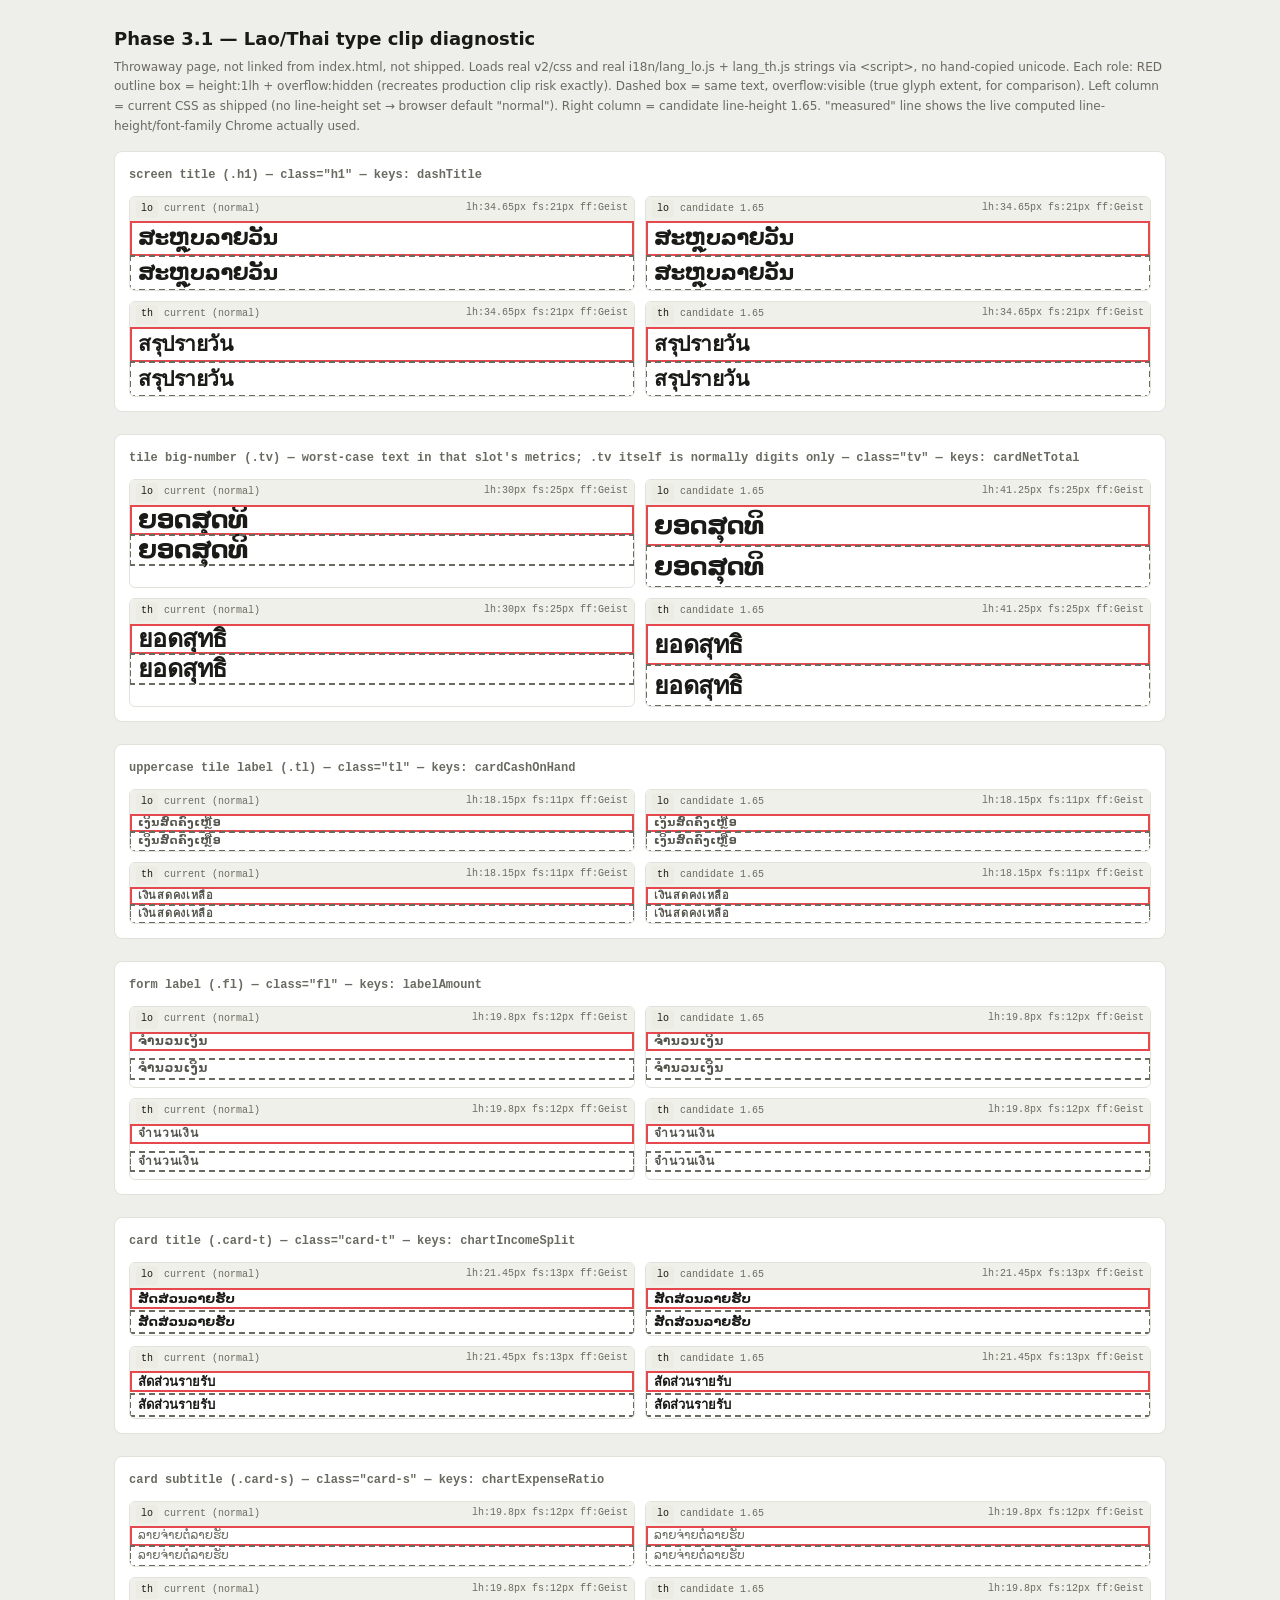
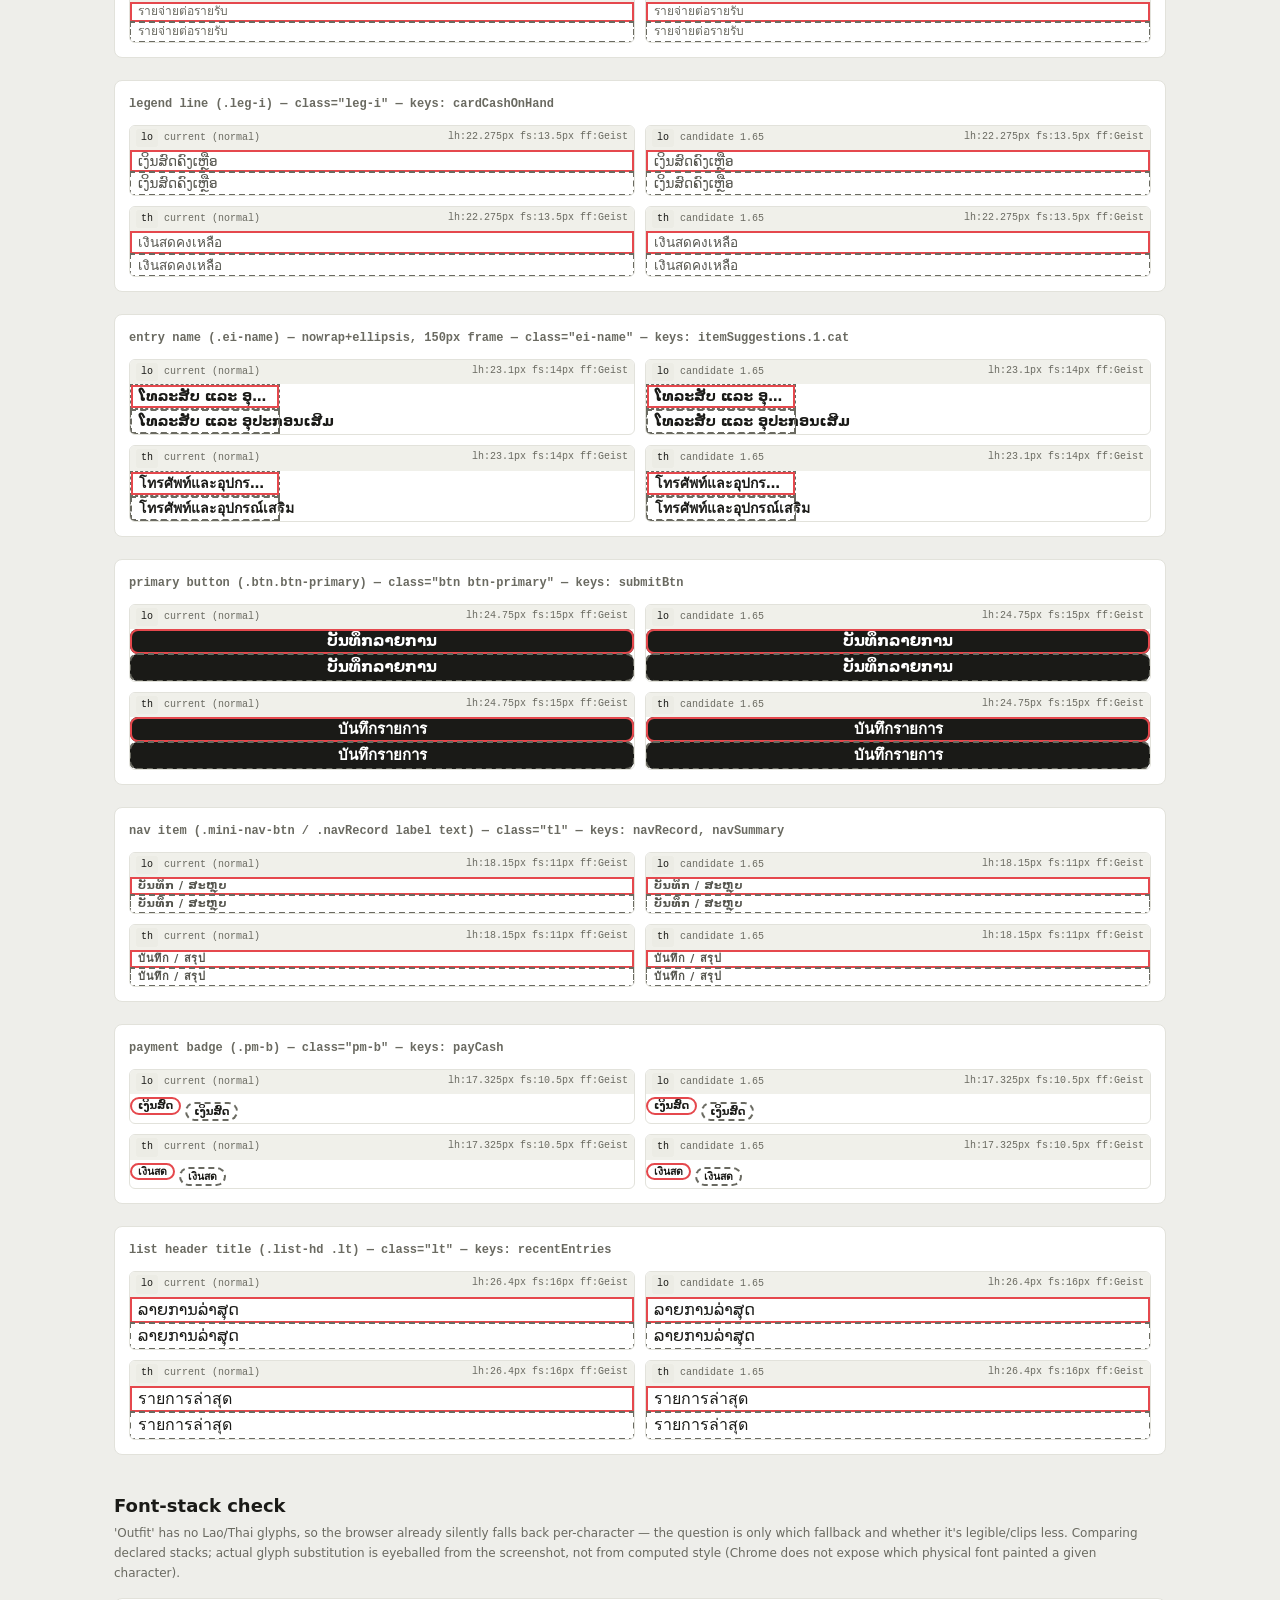
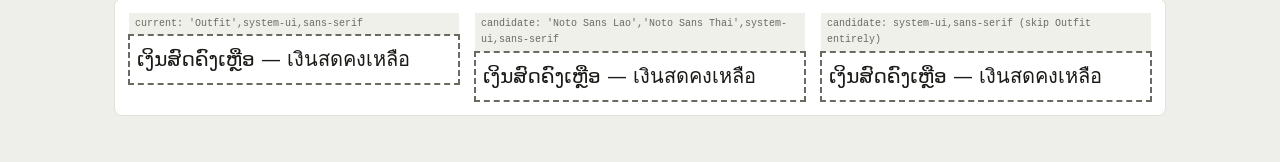
<file: v2/type-diag.html>
<!DOCTYPE html>
<html lang="lo">
<head>
<meta charset="UTF-8">
<meta name="viewport" content="width=device-width, initial-scale=1.0">
<title>Phase 3.1 — Lao/Thai type diagnostic (THROWAWAY, not shipped)</title>
<link rel="stylesheet" href="css/tokens.css">
<link rel="stylesheet" href="css/base.css">
<link rel="stylesheet" href="css/components.css">
<script src="../i18n/lang_lo.js"></script>
<script src="../i18n/lang_th.js"></script>
<style>
  /* Diagnostic-only chrome. Not part of the app; never linked from index.html,
     never added to service-worker ASSETS. */
  body{padding:24px;max-width:1100px;margin:0 auto}
  h2.diag-h{font-size:18px;font-weight:800;margin:36px 0 4px;color:var(--txt)}
  p.diag-sub{font-size:12px;color:var(--txt-muted);margin-bottom:14px}
  .role{border:1px solid var(--brd);border-radius:8px;padding:14px;margin-bottom:22px;background:var(--bg-card)}
  .role-hd{font-size:12px;font-weight:700;color:var(--txt-muted);margin-bottom:10px;font-family:monospace}
  .grid4{display:grid;grid-template-columns:1fr 1fr;gap:10px}
  .cell{border:1px solid var(--brd);border-radius:6px;overflow:hidden}
  .cell-lbl{font-size:10px;font-family:monospace;padding:3px 6px;background:var(--bg-input);color:var(--txt-muted);display:flex;justify-content:space-between}
  .box{position:relative;padding:0 8px}
  .box.clip{height:1lh;overflow:hidden;outline:2px solid #e5484d;outline-offset:-2px}
  .box.open{overflow:visible;outline:2px dashed var(--txt-muted);outline-offset:-1px}
  .lang-tag{display:inline-block;font-size:10px;font-family:monospace;padding:1px 5px;border-radius:3px;background:var(--accent-dim,#234);color:var(--accent,#8cf);margin-right:6px}
  .measured{font-size:10px;font-family:monospace;color:var(--txt-muted)}
  .ellipsis-frame{width:150px;border:1px dashed var(--txt-muted)}
  .font-row{display:flex;gap:16px;flex-wrap:wrap}
  .font-cell{flex:1;min-width:220px}
</style>
</head>
<body>

<h2 class="diag-h" style="margin-top:0">Phase 3.1 — Lao/Thai type clip diagnostic</h2>
<p class="diag-sub">
  Throwaway page, not linked from index.html, not shipped. Loads real
  v2/css and real i18n/lang_lo.js + lang_th.js strings via &lt;script&gt;, no
  hand-copied unicode. Each role: RED outline box = height:1lh + overflow:hidden
  (recreates production clip risk exactly). Dashed box = same text,
  overflow:visible (true glyph extent, for comparison). Left column = current
  CSS as shipped (no line-height set → browser default "normal"). Right column
  = candidate line-height 1.65. "measured" line shows the live computed
  line-height/font-family Chrome actually used.
</p>

<div id="roles"></div>

<h2 class="diag-h">Font-stack check</h2>
<p class="diag-sub">
  'Outfit' has no Lao/Thai glyphs, so the browser already silently falls back
  per-character — the question is only which fallback and whether it's
  legible/clips less. Comparing declared stacks; actual glyph substitution is
  eyeballed from the screenshot, not from computed style (Chrome does not
  expose which physical font painted a given character).
</p>
<div class="role">
  <div class="font-row">
    <div class="font-cell">
      <div class="cell-lbl"><span>current: 'Outfit',system-ui,sans-serif</span></div>
      <div class="box open" style="font-family:'Outfit',system-ui,sans-serif;font-size:20px;padding:8px" id="ff-a"></div>
    </div>
    <div class="font-cell">
      <div class="cell-lbl"><span>candidate: 'Noto Sans Lao','Noto Sans Thai',system-ui,sans-serif</span></div>
      <div class="box open" style="font-family:'Noto Sans Lao','Noto Sans Thai',system-ui,sans-serif;font-size:20px;padding:8px" id="ff-b"></div>
    </div>
    <div class="font-cell">
      <div class="cell-lbl"><span>candidate: system-ui,sans-serif (skip Outfit entirely)</span></div>
      <div class="box open" style="font-family:system-ui,sans-serif;font-size:20px;padding:8px" id="ff-c"></div>
    </div>
  </div>
</div>

<script>
const L = window.I18N_PARTS.lo, T = window.I18N_PARTS.th;

// role, css class(es) to replicate, key(s) into L/T, extra inline style,
// whether to wrap in the real fixed-width ellipsis frame (.ei-name only)
const ROLES = [
  { role: 'screen title (.h1)', cls: 'h1', keys: ['dashTitle'] },
  { role: 'tile big-number (.tv) — worst-case text in that slot\'s metrics; .tv itself is normally digits only', cls: 'tv', keys: ['cardNetTotal'] },
  { role: 'uppercase tile label (.tl)', cls: 'tl', keys: ['cardCashOnHand'] },
  { role: 'form label (.fl)', cls: 'fl', keys: ['labelAmount'] },
  { role: 'card title (.card-t)', cls: 'card-t', keys: ['chartIncomeSplit'] },
  { role: 'card subtitle (.card-s)', cls: 'card-s', keys: ['chartExpenseRatio'] },
  { role: 'legend line (.leg-i)', cls: 'leg-i', keys: ['cardCashOnHand'] },
  { role: 'entry name (.ei-name) — nowrap+ellipsis, 150px frame', cls: 'ei-name', keys: ['itemSuggestions.1.cat'], ellipsis: true },
  { role: 'primary button (.btn.btn-primary)', cls: 'btn btn-primary', keys: ['submitBtn'], inline: true },
  { role: 'nav item (.mini-nav-btn / .navRecord label text)', cls: 'tl', keys: ['navRecord', 'navSummary'] },
  { role: 'payment badge (.pm-b)', cls: 'pm-b', keys: ['payCash'] },
  { role: 'list header title (.list-hd .lt)', cls: 'lt', keys: ['recentEntries'] },
];

function dig(obj, path) {
  return path.split('.').reduce((o, k) => (o == null ? o : o[k]), obj);
}

function cellHtml(text, langCode, extraCls, candidate, ellipsis) {
  const lhStyle = candidate ? 'line-height:1.65' : '';
  const wrapOpen = ellipsis ? '<div class="ellipsis-frame">' : '';
  const wrapClose = ellipsis ? '</div>' : '';
  return `
    <div class="cell">
      <div class="cell-lbl"><span><span class="lang-tag">${langCode}</span>${candidate ? 'candidate 1.65' : 'current (normal)'}</span><span class="measured" data-measure></span></div>
      ${wrapOpen}<div class="box clip ${extraCls}" lang="${langCode}" style="${lhStyle}">${text}</div>${wrapClose}
      ${wrapOpen}<div class="box open ${extraCls}" lang="${langCode}" style="${lhStyle}">${text}</div>${wrapClose}
    </div>`;
}

const container = document.getElementById('roles');
ROLES.forEach(r => {
  const section = document.createElement('div');
  section.className = 'role';
  const loText = r.keys.map(k => dig(L, k)).join(' / ');
  const thText = r.keys.map(k => dig(T, k)).join(' / ');
  section.innerHTML = `
    <div class="role-hd">${r.role} — class="${r.cls}" — keys: ${r.keys.join(', ')}</div>
    <div class="grid4">
      ${cellHtml(loText, 'lo', r.cls, false, r.ellipsis)}
      ${cellHtml(loText, 'lo', r.cls, true, r.ellipsis)}
      ${cellHtml(thText, 'th', r.cls, false, r.ellipsis)}
      ${cellHtml(thText, 'th', r.cls, true, r.ellipsis)}
    </div>`;
  container.appendChild(section);
});

document.getElementById('ff-a').lang = 'lo';
document.getElementById('ff-a').textContent = L.cardCashOnHand + ' — ' + T.cardCashOnHand;
document.getElementById('ff-b').lang = 'lo';
document.getElementById('ff-b').textContent = L.cardCashOnHand + ' — ' + T.cardCashOnHand;
document.getElementById('ff-c').lang = 'lo';
document.getElementById('ff-c').textContent = L.cardCashOnHand + ' — ' + T.cardCashOnHand;

// Print live computed line-height + font-family next to each cell — the
// actual numbers Chrome used, not a guess.
document.querySelectorAll('.cell').forEach(cell => {
  const box = cell.querySelector('.box.clip');
  const cs = getComputedStyle(box);
  cell.querySelector('[data-measure]').textContent =
    `lh:${cs.lineHeight} fs:${cs.fontSize} ff:${cs.fontFamily.split(',')[0]}`;
});
</script>
</body>
</html>
</file>
<file: css/app.css>
/* 🎨 Reset & Theme Variables */
*,*::before,*::after{box-sizing:border-box;margin:0;padding:0}
:root{
  /* ─── Primitives — raw values. Components never reference these directly. ─── */
  /* Neutral surface stack, darkest → lightest */
  --n-950:#06090F;   /* page background        */
  --n-900:#0B1020;   /* card surface           */
  --n-850:#0E1526;   /* input surface          */
  --n-800:#131D30;   /* hover surface          */
  --n-fg:#EDF0FF;    /* primary text           */
  --n-fg-sub:#6B7FA3;/* secondary text         */
  --n-fg-muted:#2A3550;
  --n-fg-rgb:237,240,255;        /* --n-fg as a triple, for alpha variants */
  --n-line:rgba(255,255,255,.10);

  /* Accent hues as RGB triples — one source of truth per hue, so the solid,
     dim and border variants below can never drift apart. */
  --h-green:48,214,126;
  --h-red:255,77,109;
  --h-indigo:129,140,248;
  --h-amber:255,170,51;

  /* ─── Scales ─── */
  --radius-xs:6px;
  --radius-sm:8px;
  --radius-md:10px;
  --radius-lg:14px;

  --sp-1:4px;  --sp-2:8px;  --sp-3:12px; --sp-4:16px;
  --sp-5:20px; --sp-6:24px; --sp-8:32px;

  --shadow-sm:0 1px 2px rgba(0,0,0,.24);
  --shadow-md:0 2px 8px rgba(0,0,0,.30);
  --shadow-lg:0 8px 24px rgba(0,0,0,.40);

  --ring-w:2px;
  --ring:0 0 0 var(--ring-w) rgba(var(--n-fg-rgb),.55);

  /* ─── Semantic layer — this is what component rules use ─── */
  --bg:var(--n-950);
  --bg-card:var(--n-900);
  --bg-input:var(--n-850);
  --bg-hover:var(--n-800);

  --txt:var(--n-fg);
  --txt-sub:var(--n-fg-sub);
  --txt-muted:var(--n-fg-muted);

  --brd:var(--n-line);
  --brd-focus:rgba(var(--n-fg-rgb),.45);

  --accent:var(--n-fg);          /* near-white on dark, near-black on light */
  --accent-fg:var(--n-950);      /* text/icon colour on top of --accent      */
  --accent-dim:rgba(var(--n-fg-rgb),.08);
  --accent-glow:rgba(var(--n-fg-rgb),.14);
  --accent-brd:rgba(var(--n-fg-rgb),.20);
  --green:rgb(var(--h-green));
  --green-dim:rgba(var(--h-green),.08);
  --green-brd:rgba(var(--h-green),.22);
  --red:rgb(var(--h-red));
  --red-dim:rgba(var(--h-red),.08);
  --red-brd:rgba(var(--h-red),.22);
  --indigo:rgb(var(--h-indigo));
  --indigo-dim:rgba(var(--h-indigo),.08);
  --indigo-brd:rgba(var(--h-indigo),.22);
  --amber:rgb(var(--h-amber));
  --amber-dim:rgba(var(--h-amber),.08);
  --amber-brd:rgba(var(--h-amber),.22);
  --red-solid:#E11D48;   /* expense button bg — white label clears 4.5:1 in both themes */

  --r:var(--radius-md);
  --r-sm:var(--radius-sm);
  --r-xs:var(--radius-xs);
  --shadow:var(--shadow-lg);
  --ease:.22s cubic-bezier(.4,0,.2,1)
}
[data-theme="light"]{
  --n-950:#F4F6FB;
  --n-900:#FFFFFF;
  --n-850:#EEF1F8;
  --n-800:#E4E9F4;
  --n-fg:#10172A;
  --n-fg-sub:#5B6B8C;
  --n-fg-muted:#A9B4CC;
  --n-fg-rgb:16,23,42;
  --n-line:rgba(16,23,42,.10);
  --shadow-sm:0 1px 2px rgba(16,23,42,.05);
  --shadow-md:0 4px 16px rgba(16,23,42,.06);
  --shadow-lg:0 8px 40px rgba(16,23,42,.08);
  --brd-focus:rgba(16,23,42,.45);
  --h-green:15,122,71;     /* #0F7A47 — 5.39:1 on white */
  --h-indigo:79,70,229;    /* #4F46E5 — 6.29:1 */
  --h-amber:180,83,9;      /* #B45309 — 5.02:1 */
  --h-red:225,29,72;       /* #E11D48 — 4.70:1 */
}
html{height:100%}
body{
  font-family:'Outfit',system-ui,sans-serif;
  background:var(--bg);color:var(--txt);
  min-height:100dvh;overflow-x:hidden;
  -webkit-font-smoothing:antialiased;-moz-osx-font-smoothing:grayscale;
  transition:background var(--ease),color var(--ease)
}
input,select,button{font-family:'Outfit',system-ui,sans-serif}
button{cursor:pointer;touch-action:manipulation}
.hidden{display:none!important}
.screen{min-height:100dvh;display:flex;flex-direction:column}

/* ⏳ Loading Overlay & Spinner */
.ov{
  position:fixed;inset:0;z-index:800;
  background:rgba(6,9,15,.8);-webkit-backdrop-filter:blur(8px);backdrop-filter:blur(8px);
  display:flex;align-items:center;justify-content:center
}
.ov-card{
  background:var(--bg-card);border:1px solid var(--brd);
  border-radius:var(--r);padding:28px 40px;text-align:center;min-width:190px
}
.spin{
  width:30px;height:30px;border:2.5px solid var(--brd);border-top-color:var(--accent);
  border-radius:50%;margin:0 auto 14px;animation:spin .7s linear infinite
}
.spin-btn{width:20px;height:20px;margin:0 auto}
.ov-txt{font-size:13.5px;color:var(--txt-sub);font-weight:500}
@keyframes spin{to{transform:rotate(360deg)}}

/* 🧾 Pre-submit Confirmation Sheet (reuses the .ov backdrop + .ov-card shell) */
.cfm-card{padding:20px 18px;text-align:left;width:min(420px,92vw);max-width:none;max-height:88vh;overflow-y:auto}
.cfm-title{font-size:15px;font-weight:800;margin-bottom:10px}
.cfm-type{display:inline-block;font-size:12px;font-weight:800;padding:3px 10px;border-radius:999px;margin-bottom:12px}
.cfm-type.inc{color:var(--green);background:var(--green-dim)}
.cfm-type.exp{color:var(--red);background:var(--red-dim)}
.cfm-row{display:flex;justify-content:space-between;gap:14px;padding:7px 0;border-bottom:1px solid var(--brd)}
.cfm-row:last-child{border-bottom:none}
.cfm-k{font-size:12.5px;color:var(--txt-sub);flex-shrink:0}
.cfm-v{font-size:13.5px;font-weight:600;text-align:right;word-break:break-word}
.cfm-hint{font-size:11.5px;color:var(--txt-muted);margin:12px 0 14px}
.cfm-btns{display:flex;gap:10px}
.cfm-btns .btn{flex:1;margin-top:0}

/* 🔔 Toast Notifications */
.toast{
  position:fixed;top:68px;left:50%;
  transform:translateX(-50%) translateY(-10px);
  background:var(--bg-card);border:1px solid var(--green-brd);
  border-radius:12px;padding:12px 22px;color:var(--green);
  font-size:13px;font-weight:600;
  display:flex;align-items:center;gap:8px;z-index:9999;
  opacity:0;pointer-events:none;white-space:normal;
  max-width:min(92vw,440px);text-align:center;
  box-shadow:var(--shadow);transition:opacity .25s,transform .25s
}
.toast.show{opacity:1;transform:translateX(-50%) translateY(0)}
.toast.err{border-color:var(--red-brd);color:var(--red)}
.toast.warn{border-color:var(--amber-brd);color:var(--amber)}

/* 🚀 Splash Loading Screen */
#scr-load{background:var(--bg)}
.splash{
  display:flex;flex-direction:column;align-items:center;justify-content:center;
  height:100dvh;padding:24px
}
.splash-ring{
  width:80px;height:80px;border-radius:26px;
  background:linear-gradient(135deg,#0E1526,#1A2A4A);
  border:1px solid rgba(var(--n-fg-rgb),.25);
  display:flex;align-items:center;justify-content:center;
  margin-bottom:22px;position:relative;
  box-shadow:0 0 60px rgba(var(--n-fg-rgb),.12),inset 0 1px 0 rgba(255,255,255,.06)
}
.splash-ring::after{
  content:'';position:absolute;inset:-1px;border-radius:27px;
  background:linear-gradient(135deg,rgba(var(--n-fg-rgb),.4),transparent 60%);
  mask:linear-gradient(#fff 0 0) padding-box,linear-gradient(#fff 0 0);
  -webkit-mask-composite:destination-out;mask-composite:exclude;pointer-events:none
}
.splash-name{font-size:28px;font-weight:800;letter-spacing:-.8px;color:var(--txt);margin-bottom:6px}
.splash-tagline{font-size:14px;font-weight:400;color:var(--txt-sub);margin-bottom:44px}
.splash-spin{
  width:24px;height:24px;border:2px solid var(--brd);border-top-color:var(--accent);
  border-radius:50%;animation:spin .7s linear infinite
}

/* 🔐 Login Screen & Card */
#scr-login{
  justify-content:center;align-items:center;padding:20px;
  background:
    radial-gradient(ellipse 70% 40% at 50% 0%,rgba(var(--n-fg-rgb),.07) 0%,transparent 70%),
    radial-gradient(ellipse 50% 30% at 80% 100%,rgba(129,140,248,.05) 0%,transparent 60%),
    var(--bg)
}
.login-card{
  width:100%;max-width:400px;
  background:rgba(11,16,32,.9);
  -webkit-backdrop-filter:blur(20px);backdrop-filter:blur(20px);
  border:1px solid var(--brd);border-radius:24px;padding:38px 24px 30px;
  box-shadow:var(--shadow),0 0 80px rgba(var(--n-fg-rgb),.06),inset 0 1px 0 rgba(255,255,255,.04)
}
.lc-head{text-align:center;margin-bottom:32px}
.lc-logo{
  width:64px;height:64px;border-radius:22px;
  background:linear-gradient(145deg,#0E1526,#1C2E50);
  border:1px solid rgba(var(--n-fg-rgb),.3);
  display:flex;align-items:center;justify-content:center;
  margin:0 auto 16px;
  box-shadow:0 0 40px rgba(var(--n-fg-rgb),.15),inset 0 1px 0 rgba(var(--n-fg-rgb),.1)
}
.lc-title{font-size:22px;font-weight:800;letter-spacing:-.5px;color:var(--txt)}
.lc-sub{font-size:13px;font-weight:400;color:var(--txt-sub);margin-top:4px}
.g-signin-row{display:flex;flex-direction:column;align-items:center;gap:8px;margin-bottom:18px}
.g-signin-hint{font-size:12px;color:var(--txt-sub);text-align:center}

/* 📋 Form Fields & Inputs */
.fg{margin-bottom:16px}
.fl{
  display:block;font-size:12px;font-weight:700;
  color:var(--txt-sub);text-transform:uppercase;
  letter-spacing:.85px;margin-bottom:8px
}
.fi{
  width:100%;padding:13px 15px;
  background:var(--bg-input);border:1px solid var(--brd);
  border-radius:var(--r-sm);color:var(--txt);font-size:16px;
  font-weight:400;outline:none;
  transition:border-color var(--ease),box-shadow var(--ease);
  -webkit-appearance:none;appearance:none
}
.fi:focus,.fs:focus{border-color:var(--brd-focus);box-shadow:var(--ring)}
.fi::placeholder{color:var(--txt-muted)}
.fs{
  width:100%;padding:13px 38px 13px 15px;
  background:var(--bg-input);border:1px solid var(--brd);
  border-radius:var(--r-sm);color:var(--txt);font-size:16px;
  font-weight:400;outline:none;-webkit-appearance:none;appearance:none;
  background-image:url("data:image/svg+xml,%3Csvg xmlns='http://www.w3.org/2000/svg' viewBox='0 0 24 24' fill='none' stroke='%236B7FA3' stroke-width='2'%3E%3Cpath d='M6 9l6 6 6-6'/%3E%3C/svg%3E");
  background-repeat:no-repeat;background-position:right 12px center;background-size:16px;
  transition:border-color var(--ease),box-shadow var(--ease)
}
option{background:var(--bg-input);color:var(--txt)}

/* 💬 Inline Status Messages */
.msg{
  display:flex;align-items:flex-start;gap:9px;
  padding:12px 14px;border-radius:var(--r-xs);
  font-size:13px;line-height:1.6;margin-top:12px;font-weight:500
}
.msg.err{background:var(--red-dim);border:1px solid var(--red-brd);color:var(--red)}
.msg.ok{background:var(--green-dim);border:1px solid var(--green-brd);color:var(--green)}
.msg.warn{background:var(--amber-dim);border:1px solid var(--amber-brd);color:var(--amber)}

/* 🔘 Buttons */
.btn{
  width:100%;padding:13px 15px;border:1px solid transparent;
  border-radius:var(--r-sm);
  color:var(--accent-fg);font-size:15px;font-weight:600;letter-spacing:0;
  display:flex;align-items:center;justify-content:center;gap:8px;
  cursor:pointer;transition:opacity var(--ease),transform var(--ease),background var(--ease);
  position:relative;overflow:hidden
}
.btn-primary{background:var(--accent);color:var(--accent-fg)}
.btn-primary:hover:not(:disabled){opacity:.9}
.btn-red{background:var(--red-solid);color:#fff}
.btn-red:hover:not(:disabled){opacity:.9}
.btn:active:not(:disabled){transform:scale(.99);opacity:.85}
.btn:disabled{opacity:.4;cursor:not-allowed;box-shadow:none!important}
.btn-ghost{
  background:transparent;border:1px solid var(--brd);
  color:var(--txt-sub);box-shadow:none;font-size:13px;font-weight:600
}
.btn-ghost:hover:not(:disabled){background:var(--bg-hover);color:var(--txt)}

/* 🎚️ Segmented Toggle Controls */
.seg-wrap{
  display:flex;background:var(--bg-input);border:1px solid var(--brd);
  border-radius:var(--r-sm);padding:4px;gap:3px
}
.seg{
  flex:1;min-width:0;padding:10px 6px;background:transparent;border:none;
  border-radius:var(--r-xs);color:var(--txt-sub);
  font-size:13.5px;font-weight:500;font-family:'Outfit',system-ui,sans-serif;
  cursor:pointer;transition:background var(--ease),color var(--ease),border-color var(--ease),transform var(--ease),opacity var(--ease);text-align:center;
  white-space:nowrap;overflow:hidden;text-overflow:ellipsis
}
.seg.inc.on{background:var(--green-dim);color:var(--green);font-weight:700}
.seg.exp.on{background:var(--red-dim);color:var(--red);font-weight:700}
.seg.cash.on{background:var(--amber-dim);color:var(--amber);font-weight:700}
.seg.qr.on{background:var(--accent-dim);color:var(--accent);font-weight:700}
.seg.split.on{background:var(--indigo-dim);color:var(--indigo);font-weight:700}

/* 🏪 Branch Chip Picker */
.branch-grid{display:flex;flex-wrap:wrap;gap:6px}
.branch-chip{
  flex:0 1 auto;max-width:100%;padding:9px 14px;
  background:var(--bg-input);border:1px solid var(--brd);
  border-radius:var(--r-xs);color:var(--txt-sub);
  font-size:13px;font-weight:500;font-family:'Outfit',system-ui,sans-serif;
  cursor:pointer;transition:background var(--ease),color var(--ease),border-color var(--ease),transform var(--ease),opacity var(--ease);text-align:center;
  white-space:nowrap;overflow:hidden;text-overflow:ellipsis
}
.branch-chip.on{background:var(--indigo-dim);color:var(--indigo);font-weight:700;border-color:var(--indigo-brd)}

/* 💱 Currency & Price Input */
.pg{
  display:flex;background:var(--bg-input);border:1px solid var(--brd);
  border-radius:var(--r-sm);overflow:hidden;
  transition:border-color var(--ease),box-shadow var(--ease)
}
.pg:focus-within{border-color:var(--brd-focus);box-shadow:var(--ring)}

/* Keyboard focus for everything interactive. :focus-visible means mouse and
   touch users never see it, so this adds no visual noise for them. */
button:focus-visible,
[role="button"]:focus-visible,
a:focus-visible,
select:focus-visible,
input:focus-visible{outline:none;box-shadow:var(--ring)}
.cur-sel{
  padding:13px 10px;background:rgba(var(--n-fg-rgb),.07);
  border:none;border-right:1px solid var(--brd);
  color:var(--accent);font-size:16px;font-weight:700;
  font-family:'Outfit',system-ui,sans-serif;
  outline:none;-webkit-appearance:none;appearance:none;
  min-width:74px;text-align:center;text-align-last:center;cursor:pointer
}
.prc-in{
  flex:1;min-width:0;padding:13px 14px;background:transparent;border:none;
  color:var(--txt);font-size:16px;font-weight:500;
  font-family:'Outfit',system-ui,sans-serif;outline:none
}
.prc-in::placeholder{color:var(--txt-muted)}
.prc-in::-webkit-outer-spin-button,
.prc-in::-webkit-inner-spin-button{-webkit-appearance:none}
.prc-in[type=number]{-moz-appearance:textfield;appearance:textfield}

/* 💡 Price-suggestion chips (×10/×100/×1000) */
.price-suggest{display:flex;flex-wrap:wrap;gap:6px;margin-top:8px}
.price-suggest:empty{display:none}
.price-chip{
  flex:1 1 auto;min-width:0;min-height:34px;padding:7px 12px;
  background:var(--indigo-dim);border:1px solid var(--indigo-brd);
  border-radius:20px;color:var(--indigo);
  font-size:13px;font-weight:700;font-family:'Outfit',system-ui,sans-serif;
  font-variant-numeric:tabular-nums;cursor:pointer;text-align:center;
  white-space:nowrap;overflow:hidden;text-overflow:ellipsis;
  transition:background var(--ease),transform var(--ease)
}
.price-chip:hover{background:rgba(129,140,248,.16)}
.price-chip:active{transform:scale(.96)}

/* ✂️ Split builder — per-currency groups of Cash/Online toggle chips */
.pg.split-on .prc-in{display:none}
.pg.split-on .cur-sel{flex:1;border-right:none}
.split-cur-grp{
  background:var(--bg-card);border:1px solid var(--brd);
  border-radius:var(--r-sm);padding:10px;margin-bottom:8px
}
.split-cur-head{display:flex;align-items:center;gap:8px;margin-bottom:8px}
.split-cur-code{font-size:13px;font-weight:800;color:var(--accent);letter-spacing:.3px;white-space:nowrap}
.split-cur-sub{
  flex:1;min-width:0;text-align:right;font-size:12.5px;font-weight:700;
  color:var(--txt-sub);font-variant-numeric:tabular-nums;
  white-space:nowrap;overflow:hidden;text-overflow:ellipsis
}
.split-part-row{margin-top:6px}
.split-add-btn{width:100%;padding:11px}
.split-add-sel{margin-top:2px}

/* 📎 Slip Upload Zone */
.upload-zone{
  position:relative;
  border:2px dashed rgba(var(--n-fg-rgb),.2);border-radius:var(--r-sm);
  padding:22px 16px;text-align:center;cursor:pointer;
  transition:background var(--ease),color var(--ease),border-color var(--ease),transform var(--ease),opacity var(--ease);background:rgba(var(--n-fg-rgb),.02)
}
.uz-cam{
  position:absolute;top:8px;right:8px;width:38px;height:38px;
  display:flex;align-items:center;justify-content:center;font-size:17px;
  border-radius:50%;border:1px solid var(--accent-brd);
  background:var(--bg-card);cursor:pointer;line-height:1;z-index:2
}
.uz-cam:hover{background:var(--accent-dim)}
.upload-zone:hover,.upload-zone.over{
  border-color:var(--accent);background:var(--accent-dim)
}
.uz-ico{margin:0 auto 10px;color:var(--accent);opacity:.7}
.uz-txt{font-size:14px;font-weight:500;color:var(--txt-sub);margin-bottom:3px}
.uz-hint{font-size:12px;color:var(--txt-muted)}
.slip-prev{
  width:100%;border-radius:var(--r-xs);max-height:200px;
  object-fit:cover;display:block;margin-top:12px
}
.clear-slip-btn{
  display:inline-flex;align-items:center;gap:5px;margin-top:10px;
  padding:7px 14px;background:var(--red-dim);border:1px solid var(--red-brd);
  border-radius:8px;color:var(--red);font-size:12px;font-weight:600;
  cursor:pointer;font-family:'Outfit',system-ui,sans-serif
}

/* 🧭 App Header & User Chip */
.app-hdr{
  position:fixed;top:0;left:0;right:0;z-index:100;
  background:rgba(6,9,15,.88);-webkit-backdrop-filter:blur(28px);backdrop-filter:blur(28px);
  border-bottom:1px solid var(--brd);
  height:58px;display:flex;align-items:center;justify-content:space-between;
  padding:0 16px
}
.hdr-brand{display:flex;align-items:center;gap:10px}
.hdr-badge{
  width:30px;height:30px;border-radius:9px;
  background:linear-gradient(135deg,#0E1526,#1A2A4A);
  border:1px solid rgba(var(--n-fg-rgb),.25);
  display:flex;align-items:center;justify-content:center
}
.hdr-name{font-size:16px;font-weight:800;letter-spacing:-.3px;color:var(--txt)}
.hdr-r{display:flex;align-items:center;gap:8px}
.user-chip{
  background:var(--bg-hover);border:1px solid var(--brd);
  border-radius:20px;padding:5px 12px 5px 8px;
  font-size:12px;font-weight:500;color:var(--txt-sub);
  display:flex;align-items:center;gap:6px;
  max-width:min(32vw,148px);min-width:0;overflow:hidden;text-overflow:ellipsis;white-space:nowrap
}
.chip-dot{width:6px;height:6px;border-radius:50%;background:var(--accent);flex-shrink:0}
.lo-btn{
  background:none;border:none;color:var(--txt-muted);padding:8px;
  border-radius:8px;display:flex;align-items:center;cursor:pointer;
  transition:color var(--ease)
}
.lo-btn:hover{color:var(--red)}

/* 📑 Tab Layout & Headers */
.tab-body{
  /* bottom padding clears the fixed .bot-nav; add the safe-area inset so the
     last rows (e.g. Manage Currencies) stay tappable above the nav on notch phones */
  padding:74px 16px calc(100px + env(safe-area-inset-bottom));max-width:480px;
  margin:0 auto;width:100%
}
.tab-top{
  display:flex;align-items:center;justify-content:space-between;margin-bottom:22px
}
.tab-ttl{font-size:21px;font-weight:800;letter-spacing:-.6px}
.date-chip{
  font-size:12px;font-weight:600;color:var(--txt-sub);
  background:var(--bg-card);border:1px solid var(--brd);
  border-radius:20px;padding:4px 12px;white-space:nowrap
}
.ref-btn{
  display:inline-flex;align-items:center;gap:6px;padding:6px 14px;
  background:var(--bg-hover);border:1px solid var(--brd);border-radius:20px;
  color:var(--txt-sub);font-size:12px;font-weight:600;
  font-family:'Outfit',system-ui,sans-serif;cursor:pointer;
  transition:background var(--ease),color var(--ease),border-color var(--ease),transform var(--ease),opacity var(--ease)
}
.ref-btn:active{transform:scale(.96)}

/* 🧭 Bottom Navigation */
.bot-nav{
  position:fixed;bottom:0;left:0;right:0;z-index:100;
  background:rgba(6,9,15,.95);-webkit-backdrop-filter:blur(28px);backdrop-filter:blur(28px);
  border-top:1px solid var(--brd);
  display:flex;padding:6px 24px;
  padding-bottom:max(6px,env(safe-area-inset-bottom));gap:8px
}
.nb{
  flex:1;display:flex;flex-direction:column;align-items:center;gap:4px;
  padding:10px 8px;background:none;border:none;border-radius:13px;
  color:var(--txt-muted);font-size:11.5px;font-weight:600;
  font-family:'Outfit',system-ui,sans-serif;cursor:pointer;
  transition:background var(--ease),color var(--ease),border-color var(--ease),transform var(--ease),opacity var(--ease)
}
.nb.on{background:var(--accent-dim);color:var(--txt)}
.nb svg{transition:transform var(--ease)}
.nb.on svg{transform:scale(1.08)}

/* 📊 Dashboard Metric Cards */
.dash-grid{display:grid;grid-template-columns:1fr 1fr;gap:11px;margin-bottom:11px}
.mc{
  background:var(--bg-card);border:1px solid var(--brd);
  border-radius:var(--r);padding:18px 16px;
  position:relative;overflow:hidden;min-width:0
}
.mc.r{grid-column:1/-1}
.mc.n{grid-column:1/-1}
.mc.c{grid-column:1/-1}
.mc.ch{grid-column:1/-1}
.chart-row{display:flex;align-items:center;gap:18px;margin:4px 0 14px}
.donut{width:104px;height:104px;flex-shrink:0;transform:rotate(-90deg)}
.donut-track{fill:none;stroke:var(--brd);stroke-width:14}
.donut-seg{fill:none;stroke-width:14;stroke-linecap:butt}
.dseg-cash{stroke:var(--green)}
.dseg-qr{stroke:var(--indigo)}
.chart-legend{flex:1;min-width:0;display:flex;flex-direction:column;gap:9px}
.lg-row{display:flex;align-items:center;gap:8px;font-size:12.5px}
.lg-dot{width:10px;height:10px;border-radius:3px;flex-shrink:0}
.lg-cash{background:var(--green)}
.lg-qr{background:var(--indigo)}
.lg-k{color:var(--txt-sub);flex:1;min-width:0;overflow:hidden;text-overflow:ellipsis;white-space:nowrap}
.lg-v{font-weight:800;font-variant-numeric:tabular-nums;flex-shrink:0}
.ratio-lbl{display:flex;justify-content:space-between;font-size:12.5px;color:var(--txt-sub);margin-bottom:6px}
.ratio-lbl span:last-child{font-weight:800;color:var(--txt);font-variant-numeric:tabular-nums}
.ratio-track{height:8px;border-radius:999px;background:var(--brd);overflow:hidden}
.ratio-fill{height:100%;border-radius:999px;background:var(--red);width:0}
.mc-lbl{
  font-size:12px;font-weight:700;color:var(--txt-sub);
  text-transform:uppercase;letter-spacing:.8px;margin-bottom:12px
}
.mc-val{
  font-size:clamp(22px,7vw,30px);font-weight:900;letter-spacing:-1.5px;line-height:1;
  font-variant-numeric:tabular-nums;word-break:break-word
}
.mc-val.gv{color:var(--green)}
.mc-val.pv{color:var(--indigo)}
.mc-val.rv{color:var(--red)}
.mc.r .mc-val{font-size:clamp(26px,9vw,36px)}
.mc.n .mc-val,.mc.c .mc-val{font-size:clamp(26px,9vw,36px)}
.mc-cur{font-size:12px;font-weight:600;color:var(--txt-sub);margin-top:6px}

/* 🦴 Skeleton placeholders — shown only while a day with no cached data loads.
   Shapes mirror the real card values and entry rows so nothing shifts when the
   data arrives. */
.skel{
  background:var(--bg-hover);
  border-radius:var(--r-xs);
  position:relative;overflow:hidden;
  color:transparent!important
}
.skel::after{
  content:'';position:absolute;inset:0;
  background:linear-gradient(90deg,transparent,var(--accent-dim),transparent);
  transform:translateX(-100%);
  animation:skel-sweep 1.4s ease-in-out infinite
}
@keyframes skel-sweep{to{transform:translateX(100%)}}

/* Card values: keep the real element, mask it while loading. */
.is-loading .mc-val{
  background:var(--bg-hover);border-radius:var(--r-xs);
  color:transparent!important;
  position:relative;overflow:hidden;
  min-height:1em
}
.is-loading .mc-val::after{
  content:'';position:absolute;inset:0;
  background:linear-gradient(90deg,transparent,var(--accent-dim),transparent);
  transform:translateX(-100%);
  animation:skel-sweep 1.4s ease-in-out infinite
}
.is-loading .mc-cur{opacity:.35}

/* Skeleton entry rows reuse the .ei shell so heights match exactly. */
.ei-skel{pointer-events:none}
.ei-skel .skel-ic{width:38px;height:38px;border-radius:11px;flex-shrink:0}
.ei-skel .skel-l1{height:13px;width:58%;margin-bottom:7px}
.ei-skel .skel-l2{height:11px;width:38%}
.ei-skel .skel-amt{height:15px;width:74px;flex-shrink:0}

/* 📜 Recent Entries List */
.sec-top{
  display:flex;align-items:center;justify-content:space-between;
  margin:20px 0 11px
}
.sec-ttl{font-size:14.5px;font-weight:700}
.cnt-badge{
  padding:3px 11px;background:var(--bg-hover);
  border:1px solid var(--brd);border-radius:20px;
  font-size:12px;font-weight:600;color:var(--txt-sub)
}
.elist{display:flex;flex-direction:column;gap:8px}
.ei{
  display:flex;align-items:center;gap:11px;
  padding:13px;background:var(--bg-card);border:1px solid var(--brd);
  border-radius:13px;transition:border-color var(--ease)
}
.ei-ic{
  width:40px;height:40px;border-radius:12px;
  display:flex;align-items:center;justify-content:center;
  font-size:17px;flex-shrink:0
}
.ei-ic.inc{background:var(--green-dim)}
.ei-ic.exp{background:var(--red-dim)}
.ei-info{flex:1;min-width:0}
.ei-name{
  font-size:14px;font-weight:600;
  white-space:nowrap;overflow:hidden;text-overflow:ellipsis
}
.ei-meta{font-size:12px;color:var(--txt-sub);margin-top:2px;line-height:1.6}
.ei-right{display:flex;flex-direction:column;align-items:flex-end;gap:5px}
.ei-amt{font-size:15px;font-weight:800;white-space:nowrap;font-variant-numeric:tabular-nums}
.ei-amt.inc{color:var(--green)}
.ei-amt.exp{color:var(--red)}
.pm-b{
  font-size:11px;font-weight:700;padding:3px 8px;
  border-radius:6px;letter-spacing:.4px;text-transform:uppercase
}
.pm-cash{background:var(--amber-dim);color:var(--amber)}
.pm-qr{background:var(--accent-dim);color:var(--accent)}
.slip-a{
  font-size:12px;font-weight:600;color:var(--accent);text-decoration:none;
  display:inline-flex;align-items:center;gap:3px;margin-top:3px
}
.empty{
  text-align:center;padding:48px 20px;
  color:var(--txt-muted);font-size:14px;font-weight:500
}

.dvd{height:1px;background:var(--brd);margin:18px 0}

/* 🏷️ Dashboard Branch Filter */
.branch-filter{display:flex;flex-wrap:wrap;gap:6px;margin-bottom:12px}
.sf{
  flex:0 1 auto;max-width:100%;padding:9px 14px;
  background:var(--bg-card);border:1px solid var(--brd);
  border-radius:var(--r-sm);color:var(--txt-sub);
  font-size:12.5px;font-weight:600;font-family:'Outfit',system-ui,sans-serif;
  cursor:pointer;transition:background var(--ease),color var(--ease),border-color var(--ease),transform var(--ease),opacity var(--ease);text-align:center;
  white-space:nowrap;overflow:hidden;text-overflow:ellipsis
}
.sf.on{
  background:rgba(129,140,248,.13);color:var(--indigo);font-weight:700;
  border-color:rgba(129,140,248,.3);
  box-shadow:inset 0 0 0 1px rgba(129,140,248,.22)
}

/* 💱 Currency Tab Switcher */
.cur-tabs{display:flex;gap:6px;margin-bottom:14px}
.ctab{
  flex:1;min-width:0;padding:10px 6px;
  background:var(--bg-card);border:1px solid var(--brd);
  border-radius:var(--r-sm);color:var(--txt-sub);
  font-size:13.5px;font-weight:700;
  font-family:'Outfit',system-ui,sans-serif;
  cursor:pointer;transition:background var(--ease),color var(--ease),border-color var(--ease),transform var(--ease),opacity var(--ease);text-align:center;
  letter-spacing:.3px;opacity:.55;white-space:nowrap;overflow:hidden;text-overflow:ellipsis
}
.ctab.on{background:var(--accent-dim);border-color:var(--accent-brd);color:var(--accent);opacity:1}
.ctab.has{opacity:1}

/* 🔽 Combo Dropdown Selector */
.combo-wrap{position:relative}
.combo-input{padding-right:44px!important}
.combo-toggle{
  position:absolute;right:0;top:0;bottom:0;width:44px;
  background:none;border:none;color:var(--txt-sub);cursor:pointer;
  display:flex;align-items:center;justify-content:center;
  border-radius:0 var(--r-sm) var(--r-sm) 0;
  transition:color var(--ease),transform var(--ease)
}
.combo-toggle:hover{color:var(--accent)}
.combo-toggle.open{color:var(--accent);transform:rotate(180deg)}
.combo-drop{
  position:absolute;top:calc(100% + 5px);left:0;right:0;z-index:500;
  background:var(--bg-card);border:1px solid var(--accent-brd);
  border-radius:var(--r-sm);overflow:hidden;
  box-shadow:0 8px 32px rgba(0,0,0,.65),0 0 0 1px rgba(var(--n-fg-rgb),.1)
}
.combo-opt{
  padding:12px 16px;font-size:14px;font-weight:500;
  color:var(--txt);cursor:pointer;
  transition:background var(--ease);
  border:none;background:none;width:100%;text-align:left;
  font-family:'Outfit',system-ui,sans-serif;display:block
}
.combo-opt:not(:last-child){border-bottom:1px solid var(--brd)}
.combo-opt:hover,.combo-opt:focus{background:var(--accent-dim);color:var(--accent);outline:none}
.combo-cat{
  padding:7px 12px 4px;font-size:11px;font-weight:800;letter-spacing:.4px;
  text-transform:uppercase;color:var(--txt-muted);pointer-events:none;
  position:sticky;top:0;background:var(--bg-card)
}
.combo-cat:first-child{padding-top:8px}

/* 🪟 Item Picker Popup (modal — reuses the .ov backdrop + .ov-card animation) */
.item-popup-card{
  width:min(420px,92vw);max-width:none;min-width:0;padding:16px;text-align:left;
  display:flex;flex-direction:column;max-height:88vh
}
.item-popup-head{display:flex;align-items:center;justify-content:space-between;gap:10px;margin-bottom:12px}
.item-popup-title{font-size:16px;font-weight:800;letter-spacing:-.2px;color:var(--txt)}
.item-popup-close{
  flex-shrink:0;width:40px;height:40px;border-radius:12px;
  background:var(--bg-hover);border:1px solid var(--brd);color:var(--txt-sub);
  display:flex;align-items:center;justify-content:center;cursor:pointer;
  transition:background var(--ease),color var(--ease),border-color var(--ease),transform var(--ease)
}
.item-popup-close:hover{color:var(--red);border-color:var(--red-brd)}
.item-popup-close:active{transform:scale(.94)}
.item-popup-list{margin-top:10px}
.item-popup-empty{padding:16px;text-align:center;color:var(--txt-muted);font-size:13px}

/* 📅 Date Navigator */
.date-nav{
  display:flex;align-items:center;gap:8px;
  background:var(--bg-card);border:1px solid var(--brd);
  border-radius:var(--r-sm);padding:7px 10px;margin-bottom:12px
}
.date-nav-lbl{
  flex:1;text-align:center;font-size:13px;font-weight:700;
  color:var(--txt);letter-spacing:.2px
}
.nav-arrow{
  width:32px;height:32px;background:var(--bg-hover);border:1px solid var(--brd);
  border-radius:var(--r-xs);color:var(--txt-sub);
  display:flex;align-items:center;justify-content:center;
  cursor:pointer;transition:background var(--ease),color var(--ease),border-color var(--ease),transform var(--ease),opacity var(--ease);flex-shrink:0;padding:0
}
.nav-arrow:hover:not(:disabled){color:var(--accent);border-color:var(--accent-brd);background:var(--accent-dim)}
.nav-arrow:disabled{opacity:.28;cursor:not-allowed}

/* 🔐 Login Layout Tweaks */
.login-wrap{flex:2;display:flex;align-items:center;justify-content:center;padding:20px}
.login-footer{text-align:center;padding:14px 0 20px;font-size:12px;font-weight:500;color:var(--txt-muted)}
#f-file,#f-cam{display:none}
#sub-btn{margin-top:16px}

/* 🌐 Language Switcher */
.lang-switch{display:flex;gap:6px;justify-content:center;flex-wrap:wrap;margin-bottom:16px}
.lang-btn{
  display:inline-flex;align-items:center;gap:5px;padding:7px 12px;
  background:var(--bg-input);border:1px solid var(--brd);
  border-radius:20px;color:var(--txt-sub);font-size:12px;font-weight:600;
  font-family:'Outfit',system-ui,sans-serif;cursor:pointer;
  transition:background var(--ease),color var(--ease),border-color var(--ease),transform var(--ease),opacity var(--ease)
}
.lang-btn .flag{font-size:16px;line-height:1}
.lang-btn.on{background:var(--accent-dim);border-color:var(--accent-brd);color:var(--accent)}

/* ⚙️ Standalone Settings Page */
.icon-btn{
  background:var(--bg-hover);border:1px solid var(--brd);color:var(--txt-sub);
  width:34px;height:34px;border-radius:10px;flex-shrink:0;
  display:flex;align-items:center;justify-content:center;
  cursor:pointer;transition:background var(--ease),color var(--ease),border-color var(--ease),transform var(--ease),opacity var(--ease)
}
.icon-btn:hover{color:var(--accent);border-color:var(--accent-brd)}
.icon-btn-login{position:fixed;top:18px;right:18px;z-index:120}
.settings-sec{display:flex;flex-direction:column;gap:8px;min-width:0}
.settings-sec + .settings-sec{
  margin-top:20px;padding-top:20px;border-top:1px solid var(--brd)
}
.settings-lbl{
  font-size:12px;font-weight:700;color:var(--txt-sub);
  text-transform:uppercase;letter-spacing:.8px;
  overflow:hidden;text-overflow:ellipsis;white-space:nowrap
}
.menu-subdvd{height:1px;background:var(--brd);margin:2px 0}
.menu-action-btn{
  width:100%;padding:11px 14px;border-radius:var(--r-sm);
  background:var(--accent-dim);border:1px solid var(--accent-brd);
  color:var(--accent);font-size:12.5px;font-weight:700;
  font-family:'Outfit',system-ui,sans-serif;cursor:pointer;
  display:flex;align-items:center;justify-content:center;gap:6px;
  transition:background var(--ease),color var(--ease),border-color var(--ease),transform var(--ease),opacity var(--ease)
}
.menu-action-btn:hover{background:var(--accent-glow)}
.menu-action-btn:active{transform:scale(.97)}

/* 🎨 Light / Dark Theme Toggle */
.seg.theme.on{background:var(--accent-dim);color:var(--accent);font-weight:700}

/* 🏬 Branch Management List */
.branch-manage-list{display:flex;flex-direction:column;gap:6px}
.branch-row{
  display:flex;align-items:center;gap:8px;padding:8px 10px;
  background:var(--bg-input);border:1px solid var(--brd);border-radius:var(--r-sm)
}
.branch-row-icon{flex-shrink:0;font-size:14px;line-height:1}
.branch-row-name{
  flex:1;min-width:0;font-size:12.5px;color:var(--txt);
  overflow:hidden;text-overflow:ellipsis;white-space:nowrap
}
.branch-del-btn{
  flex-shrink:0;width:26px;height:26px;border-radius:8px;
  background:transparent;border:1px solid transparent;color:var(--txt-sub);
  font-size:12px;cursor:pointer;display:flex;align-items:center;justify-content:center;
  transition:background var(--ease),color var(--ease),border-color var(--ease),transform var(--ease),opacity var(--ease)
}
.branch-del-btn:hover{background:var(--red-dim);border-color:var(--red-brd);color:var(--red)}
.branch-del-btn:active{transform:scale(.9)}
.branch-empty-hint{font-size:12px;color:var(--txt-muted);text-align:center;padding:6px 0}
.branch-add-row{display:flex;flex-direction:column;gap:8px}
.branch-add-row .fi{width:100%}

/* ☀️ Light Theme — Surface Overrides */
[data-theme="light"] .ov{background:rgba(16,23,42,.35)}
[data-theme="light"] .splash-ring{background:linear-gradient(135deg,var(--bg-input),var(--bg-hover))}
[data-theme="light"] .login-card{background:rgba(255,255,255,.92)}
[data-theme="light"] .lc-logo{background:linear-gradient(145deg,var(--bg-input),var(--bg-hover))}
[data-theme="light"] .app-hdr{background:rgba(244,246,251,.88)}
[data-theme="light"] .hdr-badge{background:linear-gradient(135deg,var(--bg-input),var(--bg-hover))}
[data-theme="light"] .bot-nav{background:rgba(244,246,251,.95)}
[data-theme="light"] .nb{color:var(--txt-sub)}

/* 💱 Currency Picker */
.cur-picker-list{
  /* viewport-relative cap so the list stays scrollable within view on short phones */
  max-height:min(320px, 45vh);overflow-y:auto;margin-top:8px;
  border:1px solid var(--brd);border-radius:var(--r-sm)
}
.cur-region-hdr{
  font-size:12px;font-weight:700;letter-spacing:.6px;
  color:var(--txt-muted);text-transform:uppercase;
  padding:8px 12px 4px;background:var(--bg);
  position:sticky;top:0;z-index:1
}
.cur-row{
  display:flex;align-items:center;gap:10px;
  padding:10px 12px;cursor:pointer;
  border-top:1px solid var(--brd);
  transition:background var(--ease)
}
.cur-row:hover:not(.is-added){background:var(--accent-dim)}
.cur-row.is-added{cursor:default;opacity:.55}
.cur-row.is-active{background:var(--accent-dim)}
.cur-row-sym{
  font-size:15px;font-weight:700;min-width:28px;
  text-align:center;color:var(--accent);flex-shrink:0
}
.cur-row-info{flex:1;min-width:0}
.cur-row-code{font-size:13px;font-weight:700}
.cur-row-name{
  font-size:12px;color:var(--txt-sub);
  white-space:nowrap;overflow:hidden;text-overflow:ellipsis
}
.cur-added-badge{
  font-size:11px;font-weight:700;padding:2px 8px;
  background:var(--accent-dim);color:var(--accent);
  border-radius:6px;flex-shrink:0
}

/* ✨ Entrance Animations — transform+opacity only (GPU-accelerated, no reflow) */
@keyframes tab-in    {from{opacity:0;transform:translateY(8px)} to{opacity:1;transform:none}}
@keyframes ei-in     {from{opacity:0;transform:translateY(10px)} to{opacity:1;transform:none}}
@keyframes popup-in  {from{opacity:0;transform:scale(.96)} to{opacity:1;transform:none}}
@keyframes ov-fade   {from{opacity:0} to{opacity:1}}
@keyframes check-draw{from{stroke-dashoffset:24} to{stroke-dashoffset:0}}

.tab-body.tab-enter{animation:tab-in 250ms cubic-bezier(.4,0,.2,1) both}
.ei{animation:ei-in 250ms cubic-bezier(.4,0,.2,1) both}
.combo-drop:not(.hidden){animation:popup-in 200ms cubic-bezier(.4,0,.2,1) both}
.ov:not(.hidden){animation:ov-fade 200ms cubic-bezier(.4,0,.2,1) both}
.ov-card{animation:popup-in 200ms cubic-bezier(.4,0,.2,1) both}
.toast-check{stroke-dasharray:24;stroke-dashoffset:0}
.toast.show:not(.err):not(.warn) .toast-check{
  animation:check-draw 350ms cubic-bezier(.4,0,.2,1) both;
  animation-delay:50ms
}

/* 👆 Tap feedback — subtle press scale (touch devices have no hover) */
.seg:active,.branch-chip:active,.nb:active,.sf:active,.ctab:active,.lang-btn:active,
.icon-btn:active,.nav-arrow:active:not(:disabled),.lo-btn:active,.combo-toggle:active,
.combo-opt:active{transform:scale(.96)}

/* 📱 Phones — comfortable ~44px tap targets (Apple/Google HIG) without enlarging desktop */
@media (max-width:480px){
  .seg{min-height:44px}
  .nb{min-height:50px}
  .branch-chip,.sf,.ctab,.lang-btn,.ref-btn{min-height:40px}
  .nav-arrow{width:40px;height:40px}
  .icon-btn{width:42px;height:42px}
  .lo-btn{min-width:42px;min-height:42px;justify-content:center}
  .combo-toggle{width:46px}
  .item-popup-close{width:44px;height:44px}
  .branch-del-btn{width:36px;height:36px}
  .clear-slip-btn{padding:9px 16px}
}

/* 📐 Small phones (~320–360px) — tighten spacing so nothing overflows */
@media (max-width:360px){
  .tab-body{padding:70px 12px calc(94px + env(safe-area-inset-bottom))}
  .app-hdr{padding:0 12px}
  .hdr-name{font-size:14px}
  .user-chip{max-width:92px;padding:5px 9px 5px 7px}
  .dash-grid{gap:8px}
  .mc{padding:15px 13px}
  .branch-chip{padding:9px 11px}
  .login-card{padding:32px 18px 26px}
  .lc-title{font-size:20px}
  .bot-nav{padding:6px 14px}
}

/* ── Tablet and up: wider column, three-across cards ────────────────── */
@media (min-width:768px){
  .tab-body{max-width:720px;padding-left:24px;padding-right:24px}

  .dash-grid{grid-template-columns:repeat(3,minmax(0,1fr))}
  /* The full-width cards become single cells in a 3-column grid, except the
     chart, which needs room for the donut plus its legend. */
  .mc.r,.mc.n,.mc.c{grid-column:auto}
  .mc.ch{grid-column:1/-1}
  /* Card values were sized for a half-width phone card; at three across the
     column is narrower, so bring the oversized ones back in line. */
  .mc.r .mc-val,.mc.n .mc-val,.mc.c .mc-val{font-size:clamp(22px,3vw,30px)}
}

/* ── Desktop: sidebar nav, two-column dashboard ──────────────────────── */
@media (min-width:1024px){
  /* Bottom nav → left sidebar. Same element, same buttons, re-flowed. */
  .bot-nav{
    top:0;bottom:0;left:0;right:auto;
    width:212px;
    flex-direction:column;justify-content:flex-start;
    border-top:none;border-right:1px solid var(--brd);
    padding:70px 12px 12px;gap:4px
  }
  .nb{
    flex:0 0 auto;flex-direction:row;justify-content:flex-start;
    gap:12px;padding:12px 14px;font-size:13.5px
  }

  /* Header and content clear the sidebar. */
  .app-hdr{left:212px;padding-left:24px}
  .tab-body{
    margin-left:212px;margin-right:auto;
    max-width:1080px;
    padding-bottom:40px
  }

  /* Dashboard splits: cards left, entry list right. .dvd is a mobile-only
     separator between the two stacked sections, so it's hidden here. */
  #tab-dash{
    display:grid;
    grid-template-columns:minmax(0,1.05fr) minmax(0,1fr);
    grid-template-areas:
      "head   head"
      "date   date"
      "branch branch"
      "cur    cur"
      "cards  listhead"
      "cards  list";
    grid-template-rows:auto auto auto auto auto 1fr;
    column-gap:24px;
    align-content:start
  }
  #tab-dash > .tab-top{grid-area:head}
  #tab-dash > .date-nav{grid-area:date}
  #tab-dash > .branch-filter{grid-area:branch}
  #tab-dash > .cur-tabs{grid-area:cur}
  #tab-dash > .dash-grid{grid-area:cards;align-self:start}
  #tab-dash > .dvd{display:none}
  #tab-dash > .sec-top{grid-area:listhead;margin-top:0;align-self:start}
  #tab-dash > .elist{grid-area:list;align-self:start}

  /* Cards go back to two across inside the narrower left column. */
  .dash-grid{grid-template-columns:repeat(2,minmax(0,1fr))}
  .mc.r,.mc.n,.mc.c,.mc.ch{grid-column:1/-1}

  /* Forms stay narrow — wide inputs are worse, not better. */
  #tab-rec,#tab-settings{max-width:560px}
}

@media(prefers-reduced-motion:reduce){
  .tab-body.tab-enter,.ei,.combo-drop:not(.hidden),
  .ov:not(.hidden),.ov-card,.toast-check{animation:none!important}
  /* also neutralize the tap-scale feedback under reduced-motion */
  .seg:active,.branch-chip:active,.nb:active,.sf:active,.ctab:active,.lang-btn:active,
  .icon-btn:active,.nav-arrow:active:not(:disabled),.lo-btn:active,.combo-toggle:active,
  .combo-opt:active,.btn:active:not(:disabled),.ref-btn:active,
  .menu-action-btn:active,.branch-del-btn:active,.item-popup-close:active,
  .price-chip:active{transform:none}
  .skel::after,.is-loading .mc-val::after{animation:none}
}
</file>
<file: v2/css/tokens.css>
/* Design tokens — three layers: primitives → scales → semantic aliases.
   Ported from v1 (css/app.css), per bcn-v2-system-design.md §9: "that
   architecture worked." Phase 3.3 replaced the palette with Periwinkle +
   dark/oled/light modes. v3 Phase 1 (bcn-v3-phase1-foundation.md) replaces
   that with the Ledgerline identity: full light-mono, single mode. Every
   token NAME below is unchanged from 3.3; only values were remapped.

   Single mode: :root only. The former [data-theme="oled"]/[data-theme=
   "light"] and [data-accent=*] blocks are gone — Ledgerline has no chroma
   accent and no dark mode. The theme/accent switcher UI (settings.js)
   still sets these attributes; with no matching rules left, it's now
   inert by construction (goes away in Phase 4). Income green / expense red
   survive as muted data colors (see accent note below) — accent is chrome
   only, never a data color.
*/
:root{
  /* ─── Primitives — raw values. Components never reference these directly. ─── */
  --n-950:#eeeeea;
  --n-900:#ffffff;
  --n-850:#f0f0ea;
  --n-800:#ecece5;
  --n-fg:#1a1a17;
  --n-fg-sub:#55554e;
  --n-fg-muted:#6a6a61; /* task doc specified #6f6f66; measured 4.36:1 on --bg
    (below AA's 4.5:1) where muted text sits directly on the page background
    (.crumb, .login-footer) — 5.07:1 on --bg-card, so the failure only shows
    on-page. Nudged darker to clear 4.5:1 everywhere it's actually used
    (4.69:1 on --bg, 5.46:1 on --bg-card); same faint-muted intent. */
  --n-fg-rgb:26,26,23;
  --n-line:#e2e2db;

  --n-accent:#1a1a17;
  --n-accent-2:#55554e;

  --h-green:47,125,95;
  --h-red:180,72,58;
  --h-indigo:70,70,63;
  --h-amber:157,157,147;

  /* ─── Scales ─── */
  --radius-xs:6px;
  --radius-sm:8px;
  --radius-md:10px;
  --radius-lg:14px;

  --sp-1:4px;  --sp-2:8px;  --sp-3:12px; --sp-4:16px;
  --sp-5:20px; --sp-6:24px; --sp-8:32px;

  --shadow-sm:0 1px 2px rgba(20,20,16,.04);
  --shadow-md:0 1px 3px rgba(20,20,16,.06);
  --shadow-lg:0 4px 16px rgba(20,20,16,.07);

  --ring-w:2px;
  --ring:0 0 0 var(--ring-w) rgba(var(--n-fg-rgb),.25);

  --font-sans:'Geist',system-ui,sans-serif;
  --font-mono:'Geist Mono',ui-monospace,monospace;

  /* ─── Semantic layer — this is what component rules use ─── */
  --bg:var(--n-950);
  --bg-card:var(--n-900);
  --bg-input:var(--n-850);
  --bg-hover:var(--n-800);
  --bg-panel:#fafaf8; /* sidebar/subtle panels — latent, no primitive (new in v3) */

  --txt:var(--n-fg);
  --txt-sub:var(--n-fg-sub);
  --txt-muted:var(--n-fg-muted);

  --brd:var(--n-line);
  --brd-focus:rgba(var(--n-fg-rgb),.35);

  --accent:var(--n-accent);
  --accent-fg:#FFFFFF;
  --accent-2:var(--n-accent-2); /* latent — no CSS consumer, see 3.4b note below */
  --accent-dim:#ecece5; /* flat, not color-mix — matches the mockup's active nav row exactly */
  --accent-glow:rgba(var(--n-fg-rgb),.06);
  --accent-brd:#d8d8cf;

  --green:rgb(var(--h-green));
  --green-dim:rgba(var(--h-green),.10);
  --green-brd:rgba(var(--h-green),.24);
  --red:rgb(var(--h-red));
  --red-dim:rgba(var(--h-red),.10);
  --red-brd:rgba(var(--h-red),.24);
  /* Donut cash/online — muted placeholders; real two-tone is a Phase 3 call. */
  --indigo:rgb(var(--h-indigo));
  --indigo-dim:rgba(var(--h-indigo),.08);
  --indigo-brd:rgba(var(--h-indigo),.22);
  --amber:rgb(var(--h-amber));
  --amber-dim:rgba(var(--h-amber),.08);
  --amber-brd:rgba(var(--h-amber),.22);
  --red-solid:#b4483a;   /* expense button bg — verify AA on white (flagged, see task doc) */

  --r:var(--radius-md);
  --r-sm:var(--radius-sm);
  --r-xs:var(--radius-xs);
  --shadow:var(--shadow-md); /* cards lean on hairline borders, not shadow, in Ledgerline */
  --ease:.22s cubic-bezier(.4,0,.2,1);
}

/* Accent presets (3.4b), theme modes (3.3) — retired by v3 Phase 1's
   full-light-mono decision. No [data-accent=*] / [data-theme=*] blocks
   remain: Ledgerline's accent IS ink and there is only one mode. The
   settings.js switcher still writes these attributes; with nothing left to
   match, that's inert rather than broken (Phase 4 removes the UI itself). */
</file>
<file: v2/css/base.css>
/* Reset, base typography, structural utilities. Depends on tokens.css being
   loaded first (uses var(--bg)/var(--txt)/var(--ease) etc).
   Per bcn-v2-system-design.md §9.
*/
*,*::before,*::after{box-sizing:border-box;margin:0;padding:0}

html{height:100%}
body{
  font-family:var(--font-sans);
  background:var(--bg);color:var(--txt);
  min-height:100dvh;overflow-x:hidden;
  -webkit-font-smoothing:antialiased;-moz-osx-font-smoothing:grayscale;
  transition:background var(--ease),color var(--ease);
}
input,select,button{font-family:var(--font-sans)}
button{cursor:pointer;touch-action:manipulation}

.hidden{display:none!important}
.screen{min-height:100dvh;display:flex;flex-direction:column}

/* ── Thai/Lao typography ─────────────────────────────────────────────────
   Phase 3.1 measured real Lao/Thai UI strings against every type role in
   Chrome (v2/type-diag.html, see v2/README.md): the browser's default
   ("normal") line-height clips stacked tone marks/upper vowels at the top
   and subscript vowels at the bottom on every role ≤15px; 1.65 eliminated
   every clip observed, 10.5–25px, both languages. No font-stack change
   needed — 'Outfit' has no Lao/Thai glyphs so the browser already
   substitutes per character regardless of what's declared, and three
   candidate stacks rendered identically.
   Depends on document.documentElement.lang tracking the active language —
   see initLang()/setLang() in v2/js/i18n.js. One exception lives in the
   dashboard CSS (2b): .tv (tile number, Latin digits only) overrides back
   to 1.2 with a more specific selector.

   Scoped to the root (html:lang(...)) so 1.65 is an INHERITED value, not
   re-declared on every descendant. A bare :lang(lo) selector matches every
   element at specificity (0,1,0) and ties any component rule that sets its
   own line-height at equal specificity — source order then decides, and
   components.css (loaded after this file) silently won every such tie.
   Confirmed live: .msg (line-height:1.6, components.css) computed 20.8px
   under lang="lo" instead of the intended 1.65 — an undocumented second
   exemption beyond the one intentional .tv override. Inheritance has no
   specificity to tie against, so any element's own line-height (.msg, .tv,
   future components) now wins predictably regardless of file order.
*/
html:lang(lo), html:lang(th) { line-height: 1.65; }
</file>
<file: v2/css/components.css>
/* Entry-screen + login/locked-screen components — header, fields, buttons,
   toggles, branch grid, amount rows, slip upload zone, confirmation sheet,
   toast, overlay, login card. Depends on tokens.css + base.css being loaded
   first.

   Values are ported from v1 css/app.css (per bcn-v2-system-design.md §9,
   "that architecture worked") — not redesigned, just re-scoped to what this
   phase's markup needs. No bottom nav / sidebar yet: Phase 1/1.5 are a
   single app screen, so .tab-body only needs top clearance under the fixed
   header.
*/

/* 🧭 Header brand — reused inside #app-nav (below); .app-hdr itself was
   removed with the per-screen header in Phase 3.4c. */
.hdr-brand{display:flex;align-items:center;gap:10px}
.hdr-badge{
  width:30px;height:30px;border-radius:9px;
  background:linear-gradient(135deg,var(--bg-input),var(--bg-hover));
  border:1px solid var(--brd);
  display:flex;align-items:center;justify-content:center;font-size:15px
}
.hdr-name{font-size:16px;font-weight:800;letter-spacing:-.3px;color:var(--txt)}

/* 🔐 Login & locked screens — ported from v1 css/app.css, re-scoped to
   #screen-login/#screen-locked (both reuse the same login-card shell). */
#screen-login,#screen-locked{
  justify-content:center;align-items:center;padding:20px;
  background:
    radial-gradient(ellipse 70% 40% at 50% 0%,rgba(var(--n-fg-rgb),.03) 0%,transparent 70%),
    radial-gradient(ellipse 50% 30% at 80% 100%,rgba(var(--n-fg-rgb),.02) 0%,transparent 60%),
    var(--bg)
}
.login-wrap{flex:2;display:flex;align-items:center;justify-content:center;padding:20px}
.login-card{
  width:100%;max-width:400px;
  background:rgba(255,255,255,.92);
  -webkit-backdrop-filter:blur(20px);backdrop-filter:blur(20px);
  border:1px solid var(--brd);border-radius:24px;padding:38px 24px 30px;
  box-shadow:var(--shadow),0 0 80px rgba(var(--n-fg-rgb),.03),inset 0 1px 0 rgba(255,255,255,.5)
}
.lc-head{text-align:center;margin-bottom:32px}
.lc-logo{
  width:64px;height:64px;border-radius:22px;font-size:28px;
  background:linear-gradient(145deg,var(--bg-input),var(--bg-hover));
  border:1px solid var(--brd);
  display:flex;align-items:center;justify-content:center;
  margin:0 auto 16px;
  box-shadow:0 0 40px rgba(var(--n-fg-rgb),.06),inset 0 1px 0 rgba(255,255,255,.5)
}
.lc-title{font-size:22px;font-weight:800;letter-spacing:-.5px;color:var(--txt)}
.lc-sub{font-size:13px;font-weight:400;color:var(--txt-sub);margin-top:4px}
.g-signin-row{display:flex;flex-direction:column;align-items:center;gap:8px;margin-bottom:18px}
.g-signin-hint{font-size:12px;color:var(--txt-sub);text-align:center}
.login-footer{text-align:center;padding:14px 0 20px;font-size:12px;font-weight:500;color:var(--txt-muted)}

/* 📑 Screen body */
.tab-body{padding:74px 16px 40px;max-width:480px;margin:0 auto;width:100%}
.tab-top{display:flex;align-items:center;justify-content:space-between;margin-bottom:22px}
.tab-ttl{font-size:21px;font-weight:800;letter-spacing:-.6px}
.date-chip{
  font-size:12px;font-weight:600;color:var(--txt-sub);
  background:var(--bg-card);border:1px solid var(--brd);
  border-radius:20px;padding:4px 12px;white-space:nowrap
}

/* 📋 Form fields */
.fg{margin-bottom:16px}
.fl{
  display:block;font-size:12px;font-weight:700;
  color:var(--txt-sub);text-transform:uppercase;
  letter-spacing:.85px;margin-bottom:8px
}
.fi{
  width:100%;padding:13px 15px;
  background:var(--bg-input);border:1px solid var(--brd);
  border-radius:var(--r-sm);color:var(--txt);font-size:16px;
  font-weight:400;outline:none;
  transition:border-color var(--ease),box-shadow var(--ease);
  -webkit-appearance:none;appearance:none
}
.fi:focus,.fs:focus{border-color:var(--brd-focus);box-shadow:var(--ring)}
.fi::placeholder{color:var(--txt-muted)}
.fs{
  width:100%;padding:13px 38px 13px 15px;
  background:var(--bg-input);border:1px solid var(--brd);
  border-radius:var(--r-sm);color:var(--txt);font-size:16px;
  font-weight:400;outline:none;-webkit-appearance:none;appearance:none;
  background-image:url("data:image/svg+xml,%3Csvg xmlns='http://www.w3.org/2000/svg' viewBox='0 0 24 24' fill='none' stroke='%236B7FA3' stroke-width='2'%3E%3Cpath d='M6 9l6 6 6-6'/%3E%3C/svg%3E");
  background-repeat:no-repeat;background-position:right 12px center;background-size:16px;
  transition:border-color var(--ease),box-shadow var(--ease)
}
option{background:var(--bg-input);color:var(--txt)}
button:focus-visible,select:focus-visible,input:focus-visible{outline:none;box-shadow:var(--ring)}

/* 💬 Inline status messages */
.msg{
  display:flex;align-items:flex-start;gap:9px;
  padding:12px 14px;border-radius:var(--r-xs);
  /* line-height:1.6, not the base.css :lang(lo)/:lang(th) 1.65 — intentional,
     verified exception (base.css follow-up, post-3.2): checked live against
     real warnSplitRequired/warnEnterItemName strings in lo and th, no clip
     on stacked tone marks/vowels at 1.6. Own declaration wins predictably
     over the inherited 1.65 now that base.css's rule is root-scoped. */
  font-size:13px;line-height:1.6;margin-top:12px;font-weight:500
}
.msg.err{background:var(--red-dim);border:1px solid var(--red-brd);color:var(--red)}
.msg.ok{background:var(--green-dim);border:1px solid var(--green-brd);color:var(--green)}
.msg.warn{background:var(--amber-dim);border:1px solid var(--amber-brd);color:var(--amber)}

/* 🔘 Buttons */
.btn{
  width:100%;padding:13px 15px;border:1px solid transparent;
  border-radius:var(--r-sm);
  color:var(--accent-fg);font-size:15px;font-weight:600;
  display:flex;align-items:center;justify-content:center;gap:8px;
  cursor:pointer;transition:opacity var(--ease),transform var(--ease),background var(--ease)
}
.btn-primary{background:var(--accent);color:var(--accent-fg)}
.btn-primary:hover:not(:disabled){opacity:.9}
.btn-red{background:var(--red-solid);color:#fff}
.btn-red:hover:not(:disabled){opacity:.9}
.btn:active:not(:disabled){transform:scale(.99);opacity:.85}
.btn:disabled{opacity:.4;cursor:not-allowed}
.btn-ghost{
  background:transparent;border:1px solid var(--brd);
  color:var(--txt-sub);font-size:13px;font-weight:600;
  padding:13px 14px;border-radius:var(--r-sm);white-space:nowrap;cursor:pointer;
  transition:background var(--ease),color var(--ease)
}
.btn-ghost:hover:not(:disabled){background:var(--bg-hover);color:var(--txt)}

/* 🎚️ Segmented toggles — used both for the mutually-exclusive type chips
   (income/expense) and the two INDEPENDENT payment toggles (cash/online).
   The CSS doesn't know or care which; the .on class is applied per-button by
   entry.js and, unlike v1's single-select segments, siblings are never
   cleared for the payment row. */
.seg-wrap{
  display:flex;background:var(--bg-input);border:1px solid var(--brd);
  border-radius:var(--r-sm);padding:4px;gap:3px
}
.seg{
  flex:1;min-width:0;padding:10px 6px;background:transparent;border:none;
  border-radius:var(--r-xs);color:var(--txt-sub);
  font-size:13.5px;font-weight:500;font-family:'Outfit',system-ui,sans-serif;
  cursor:pointer;transition:background var(--ease),color var(--ease);text-align:center;
  white-space:nowrap;overflow:hidden;text-overflow:ellipsis
}
.seg.inc.on{background:var(--green-dim);color:var(--green);font-weight:700}
.seg.exp.on{background:var(--red-dim);color:var(--red);font-weight:700}
.seg.cash.on{background:var(--amber-dim);color:var(--amber);font-weight:700}
.seg.qr.on{background:var(--accent-dim);color:var(--accent);font-weight:700}
.seg.theme.on{background:var(--accent-dim);color:var(--accent);font-weight:700}

/* 🏪 Branch chip picker */
.branch-grid{display:flex;flex-wrap:wrap;gap:6px}
.branch-chip{
  flex:0 1 auto;max-width:100%;padding:9px 14px;
  background:var(--bg-input);border:1px solid var(--brd);
  border-radius:var(--r-xs);color:var(--txt-sub);
  font-size:13px;font-weight:500;font-family:'Outfit',system-ui,sans-serif;
  cursor:pointer;transition:background var(--ease),color var(--ease),border-color var(--ease);
  white-space:nowrap;overflow:hidden;text-overflow:ellipsis
}
.branch-chip.on{background:var(--indigo-dim);color:var(--indigo);font-weight:700;border-color:var(--indigo-brd)}
.branch-empty-hint{font-size:12px;color:var(--txt-muted);padding:6px 0}

/* 💱 Currency row + inline add-currency form */
.cur-row-wrap{display:flex;gap:8px;align-items:stretch}
.cur-row-wrap .fs{flex:1}
.add-cur-form{
  display:flex;gap:8px;margin-top:8px;
  background:var(--bg-card);border:1px solid var(--brd);
  border-radius:var(--r-sm);padding:10px
}
.add-cur-form .fi{flex:1;min-width:0}

/* 💵 Amount rows — one per enabled tender, a static currency tag + input */
.pg{
  display:flex;background:var(--bg-input);border:1px solid var(--brd);
  border-radius:var(--r-sm);overflow:hidden;
  transition:border-color var(--ease),box-shadow var(--ease)
}
.pg:focus-within{border-color:var(--brd-focus);box-shadow:var(--ring)}
.cur-sel{
  padding:13px 10px;background:var(--bg-panel);
  border:none;border-right:1px solid var(--brd);
  color:var(--accent);font-size:14px;font-weight:700;
  min-width:64px;text-align:center;pointer-events:none;
  display:flex;align-items:center;justify-content:center;gap:4px
}
.prc-in{
  flex:1;min-width:0;padding:13px 14px;background:transparent;border:none;
  color:var(--txt);font-size:16px;font-weight:500;
  font-family:'Outfit',system-ui,sans-serif;outline:none
}
.prc-in::placeholder{color:var(--txt-muted)}

/* Read-only total shown only when both tenders are on */
.total-row{
  display:flex;justify-content:space-between;align-items:center;
  padding:11px 14px;background:var(--bg-card);border:1px solid var(--brd);
  border-radius:var(--r-sm);font-size:13px;color:var(--txt-sub);margin-top:8px
}
.total-row .total-val{font-weight:800;color:var(--txt);font-variant-numeric:tabular-nums}

/* 📎 Slip upload zone */
.upload-zone{
  position:relative;
  border:2px dashed var(--brd);border-radius:var(--r-sm);
  padding:22px 16px;text-align:center;cursor:pointer;
  transition:background var(--ease),border-color var(--ease);background:var(--bg-panel)
}
.upload-zone:hover{border-color:var(--accent);background:var(--accent-dim)}
.uz-txt{font-size:14px;font-weight:500;color:var(--txt-sub);margin-bottom:3px}
.uz-hint{font-size:12px;color:var(--txt-muted)}
.slip-prev{
  width:100%;border-radius:var(--r-xs);max-height:200px;
  object-fit:cover;display:block
}
.clear-slip-btn{
  display:inline-flex;align-items:center;gap:5px;margin-top:10px;
  padding:7px 14px;background:var(--red-dim);border:1px solid var(--red-brd);
  border-radius:8px;color:var(--red);font-size:12px;font-weight:600;
  cursor:pointer;font-family:'Outfit',system-ui,sans-serif
}

/* ⏳ Overlay + 🧾 confirmation sheet (the sheet reuses the overlay backdrop) */
.ov{
  position:fixed;inset:0;z-index:800;
  background:rgba(var(--n-fg-rgb),.35);-webkit-backdrop-filter:blur(8px);backdrop-filter:blur(8px);
  display:flex;align-items:center;justify-content:center
}
.ov-card{
  background:var(--bg-card);border:1px solid var(--brd);
  border-radius:var(--r);padding:28px 40px;text-align:center;min-width:190px
}
.spin{
  width:30px;height:30px;border:2.5px solid var(--brd);border-top-color:var(--accent);
  border-radius:50%;margin:0 auto 14px;animation:spin .7s linear infinite
}
.ov-txt{font-size:13.5px;color:var(--txt-sub);font-weight:500}
@keyframes spin{to{transform:rotate(360deg)}}

.cfm-card{padding:20px 18px;text-align:left;width:min(420px,92vw);max-width:none;max-height:88vh;overflow-y:auto}
.cfm-title{font-size:15px;font-weight:800;margin-bottom:10px}
.cfm-type{display:inline-block;font-size:12px;font-weight:800;padding:3px 10px;border-radius:999px;margin-bottom:12px}
.cfm-type.inc{color:var(--green);background:var(--green-dim)}
.cfm-type.exp{color:var(--red);background:var(--red-dim)}
.cfm-row{display:flex;justify-content:space-between;gap:14px;padding:7px 0;border-bottom:1px solid var(--brd)}
.cfm-row:last-child{border-bottom:none}
.cfm-k{font-size:12.5px;color:var(--txt-sub);flex-shrink:0}
.cfm-v{font-size:13.5px;font-weight:600;text-align:right;word-break:break-word}
.cfm-btns{display:flex;gap:10px;margin-top:14px}
.cfm-btns .btn{flex:1;margin-top:0}

/* ⚙️ Settings sheet (3.4) — reuses .ov/.ov-card/.cfm-title/.cfm-btns/.seg-wrap above. */
.settings-sec-lbl{font-size:12.5px;color:var(--txt-sub);font-weight:600;margin-bottom:8px}
.seg-wrap + .settings-sec-lbl{margin-top:16px}

/* 🎨 Accent presets (3.4b) — swatches show their OWN preset color, not the
   currently-active --accent, so all five stay visible/selectable at once.
   Deliberately NOT var(--accent): that token is the active preset, and a
   swatch showing it would just repaint itself when clicked. */
.accent-swatches{display:flex;gap:10px}
.accent-sw{
  width:32px;height:32px;border-radius:50%;border:2px solid transparent;
  cursor:pointer;padding:0;transition:border-color var(--ease),transform var(--ease)
}
.accent-sw:hover{transform:scale(1.08)}
.accent-sw.on{border-color:var(--txt)}
.accent-sw.periwinkle{background:#5763EE}
.accent-sw.blue{background:#0057FF}
.accent-sw.violet{background:#6A00F4}
.accent-sw.pink{background:#FF4696}
.accent-sw.indigo{background:#3A0CA3}

/* 🔔 Toast */
.toast{
  position:fixed;top:68px;left:50%;
  transform:translateX(-50%) translateY(-10px);
  background:var(--bg-card);border:1px solid var(--green-brd);
  border-radius:12px;padding:12px 22px;color:var(--green);
  font-size:13px;font-weight:600;
  display:flex;align-items:center;gap:8px;z-index:9999;
  opacity:0;pointer-events:none;white-space:normal;
  max-width:min(92vw,440px);text-align:center;
  box-shadow:var(--shadow);transition:opacity .25s,transform .25s
}
.toast.show{opacity:1;transform:translateX(-50%) translateY(0)}
.toast.err{border-color:var(--red-brd);color:var(--red)}
.toast.warn{border-color:var(--amber-brd);color:var(--amber)}

@media (max-width:480px){
  .seg{min-height:44px}
  .branch-chip{min-height:40px}
  .login-card{padding:32px 18px 26px}
  .lc-title{font-size:20px}
}

/* 🧭 Responsive nav (Phase 3.4c) — one hoisted #app-nav replacing the
   per-screen .mini-nav/.app-hdr: mobile-first top bar + 3-dot popup here,
   left sidebar in the >=900px block below. Blurred-bar values salvaged
   from the old .app-hdr. app.js keeps .on state in sync via routeScreen(). */
.app-nav{
  position:fixed;top:0;left:0;right:0;height:58px;z-index:100;
  background:rgba(238,238,234,.88);-webkit-backdrop-filter:blur(28px);backdrop-filter:blur(28px);
  border-bottom:1px solid var(--brd);
  display:flex;align-items:center;padding:0 16px
}

/* position:relative + z-index:95 — belt-and-suspenders now that
   .nav-backdrop lives outside #app-nav in the DOM (see index.html): #app-nav
   as a whole (z-index:100) already paints above the backdrop (z-index:90) as
   one stacking-context unit, so click order is correct without this. Kept
   explicit in case the backdrop ever moves back inside #app-nav, where it
   would matter again (a nested backdrop, being positioned, paints above
   non-positioned siblings within #app-nav's own local stacking context
   regardless of the parent's z-index). */
.nav-primary{position:relative;z-index:95;margin-left:auto;display:flex;gap:4px;background:var(--bg-input);border:1px solid var(--brd);border-radius:var(--r-sm);padding:3px}
.nav-primary .nav-item{padding:7px 12px;border:none;background:transparent;border-radius:var(--r-xs);color:var(--txt-sub);font-size:12px;font-weight:600;font-family:'Outfit',system-ui,sans-serif;cursor:pointer;transition:background var(--ease),color var(--ease)}
.nav-primary .nav-item.on{background:var(--bg-hover);color:var(--txt)}

.nav-more{position:relative;z-index:95;margin-left:8px;border:none;background:transparent;color:var(--txt-sub);font-size:18px;line-height:1;cursor:pointer;padding:4px 6px}

/* Shared row look for the Management/Settings drawer — same on desktop
   (where .nav-secondary is the always-visible lower sidebar) and mobile
   (where it's the 3-dot popup). Position/visibility differ per breakpoint. */
.nav-sec-lbl{font-size:11px;color:var(--txt-muted);letter-spacing:.5px;padding:12px 10px 4px}
.nav-secondary .nav-item{display:block;width:100%;text-align:left;padding:8px 10px;border-radius:var(--r-sm);color:var(--txt-sub);font-size:13px;border:none;background:none;cursor:pointer;font-family:'Outfit',system-ui,sans-serif}
.nav-secondary .nav-item.is-disabled{color:var(--txt-muted);cursor:not-allowed}

.nav-secondary{
  position:absolute;top:56px;right:12px;width:200px;
  background:var(--bg-card);border:1px solid var(--brd);border-radius:var(--r);padding:6px;z-index:100;
  display:none
}
.nav-secondary.open{display:block}

.nav-backdrop{position:fixed;inset:0;z-index:90;display:none}
.nav-backdrop.open{display:block}

@media(min-width:900px){
  .app-nav{
    top:0;left:0;bottom:0;right:auto;width:220px;height:auto;
    flex-direction:column;align-items:stretch;padding:16px 12px;
    background:var(--bg-card);-webkit-backdrop-filter:none;backdrop-filter:none;
    border-bottom:none;border-right:1px solid var(--brd)
  }
  .nav-primary{margin-left:0;flex-direction:column;gap:2px;background:none;border:none;padding:0}
  .nav-primary .nav-item{display:block;width:100%;text-align:left;padding:8px 10px;border-radius:var(--r-sm);color:var(--txt-sub);font-size:13px}
  .nav-primary .nav-item.on{background:var(--accent-dim);color:var(--accent)}
  .nav-more{display:none}
  .nav-secondary{position:static;display:block;width:auto;border:none;background:none;padding:0;margin-top:8px}
  .nav-backdrop,.nav-backdrop.open{display:none}
}

/* 📊 Dashboard (Phase 2b) — structure and values ported from
   bcn-v2-dashboard-structure-mockup.html's content area. New tokens (not in
   tokens.css, whose scope is the ported-from-v1 primitive set): a sparkline
   stroke/fill derived from --txt-sub so it's theme-adaptive without a
   separate light-mode override, and a softer border for the entry list's
   inter-row dividers. */
:root{
  --spark:var(--txt-sub);
  --spark-fill:color-mix(in srgb, var(--txt-sub) 10%, transparent);
  --brd-soft:color-mix(in srgb, var(--brd) 60%, transparent);
}

.dash-body{padding:74px 20px 40px;max-width:1200px;margin:0 auto;width:100%}

.top{display:flex;align-items:center;justify-content:space-between;gap:16px;margin-bottom:18px;flex-wrap:wrap}
.crumb{font-size:12px;color:var(--txt-muted);margin-bottom:2px}
.h1{font-size:21px;font-weight:800;letter-spacing:-.5px;color:var(--txt)}
.top-r{display:flex;align-items:center;gap:10px;flex-wrap:wrap}
.filt{
  font-size:12.5px;font-weight:600;color:var(--txt-sub);background:var(--bg-input);
  border:1px solid var(--brd);border-radius:var(--r-sm);padding:8px 30px 8px 12px;
  outline:none;cursor:pointer;-webkit-appearance:none;appearance:none;
  background-image:url("data:image/svg+xml,%3Csvg xmlns='http://www.w3.org/2000/svg' viewBox='0 0 24 24' fill='none' stroke='%236B7FA3' stroke-width='2'%3E%3Cpath d='M6 9l6 6 6-6'/%3E%3C/svg%3E");
  background-repeat:no-repeat;background-position:right 10px center;background-size:14px
}
.period-seg{display:flex;background:var(--bg-input);border:1px solid var(--brd);border-radius:var(--r-sm);padding:3px;gap:2px}
.period-seg button{font-size:12.5px;font-weight:600;color:var(--txt-sub);padding:6px 12px;border-radius:var(--r-xs);border:none;background:transparent;cursor:pointer;font-family:'Outfit',system-ui,sans-serif;transition:background var(--ease),color var(--ease)}
.period-seg button.on{background:var(--bg-hover);color:var(--txt);font-weight:700}

/* Currency tabs */
.ctabs{display:flex;gap:4px;margin-bottom:16px;flex-wrap:wrap}
.ctab{font-size:13px;font-weight:600;color:var(--txt-sub);padding:7px 14px;border-radius:20px;border:1px solid transparent;background:transparent;cursor:pointer;font-family:'Outfit',system-ui,sans-serif}
.ctab.on{background:var(--bg-input);border-color:var(--brd);color:var(--txt);font-weight:700}

/* Top zone: donut (left) + KPI tiles (right); expense strip spans the bottom */
.dash-grid{display:grid;grid-template-columns:340px 1fr;grid-template-areas:'pie tiles' 'exp exp';gap:16px}

.donut-card{grid-area:pie;background:var(--bg-card);border:1px solid var(--brd);border-radius:var(--r);padding:18px 20px;display:flex;flex-direction:column}
.card-t{font-size:13px;font-weight:700;color:var(--txt);margin-bottom:2px}
.card-s{font-size:12px;color:var(--txt-muted)}
.donut-body{flex:1;display:flex;align-items:center;gap:22px;margin-top:6px}
.leg{display:flex;flex-direction:column;gap:11px}
.leg-i{display:flex;align-items:center;gap:8px;font-size:13.5px;color:var(--txt-sub)}
.dot{width:10px;height:10px;border-radius:3px;flex-shrink:0}
.leg-i b{color:var(--txt);font-weight:700;margin-left:3px}
.leg-tot{color:var(--txt-muted);font-size:12px;margin-top:2px}

/* KPI tiles — 2×2, each: label / number+delta / full-width sparkline */
.tiles{grid-area:tiles;display:grid;grid-template-columns:repeat(2,1fr);border:1px solid var(--brd);border-radius:var(--r);overflow:hidden;background:var(--bg-card)}
.tile{padding:15px 18px 12px;border-right:1px solid var(--brd);border-bottom:1px solid var(--brd);display:flex;flex-direction:column;min-width:0}
.tile:nth-child(2n){border-right:none}
.tile:nth-child(n+3){border-bottom:none}
.tl{font-size:11px;font-weight:700;letter-spacing:.7px;text-transform:uppercase;color:var(--txt-sub)}
.tv-row{display:flex;align-items:baseline;justify-content:space-between;gap:10px;margin-top:9px}
.tv{font-size:25px;font-weight:800;letter-spacing:-.6px;font-variant-numeric:tabular-nums;color:var(--txt)}
/* Latin digits only — stays tight, doesn't inherit the :lang(lo)/:lang(th)
   1.65 from base.css. Descendant form (0,2,0) is required to out-specify
   the :lang rule (0,1,0); a bare .tv (0,1,0) would tie and could lose the
   cascade depending on source order. */
:lang(lo) .tv, :lang(th) .tv{line-height:1.2}
.delta{font-size:12.5px;font-weight:700;white-space:nowrap;color:var(--txt-muted)}
.up{color:var(--green)} .down{color:var(--red)}
.gv{color:var(--green)} .rv{color:var(--red)}
.spark{width:100%;height:34px;display:block;margin-top:11px}

/* Expense ratio — dense full-width strip */
.exp-card{grid-area:exp;background:var(--bg-card);border:1px solid var(--brd);border-radius:var(--r);padding:16px 20px 18px}
.exp-head{display:flex;align-items:baseline;justify-content:space-between;margin-bottom:12px;gap:12px}
.exp-pct{font-size:22px;font-weight:800;letter-spacing:-.5px;color:var(--red)}
.bar-track{height:12px;border-radius:6px;background:var(--bg-input);overflow:hidden;border:1px solid var(--brd)}
.bar-fill{height:100%;background:var(--red);width:0%;transition:width var(--ease)}
.exp-foot{display:flex;align-items:center;justify-content:space-between;gap:16px;margin-top:10px;flex-wrap:wrap}
.exp-cap{font-size:12px;color:var(--txt-muted)}
.exp-stats{display:flex;gap:20px;font-size:13px;color:var(--txt-sub)}
.exp-stats b{font-weight:700;margin-left:5px}

/* Recent entries */
.list-hd{display:flex;align-items:center;justify-content:space-between;margin:28px 0 10px;gap:12px}
.list-hd .lt{font-size:15px;font-weight:800;letter-spacing:-.3px;color:var(--txt)}
.list-hd .lc{font-size:12.5px;color:var(--txt-sub);font-weight:600}
.list{border:1px solid var(--brd);border-radius:var(--r);overflow:hidden;background:var(--bg-card)}
.ei{display:flex;align-items:center;gap:12px;padding:12px 18px;border-bottom:1px solid var(--brd-soft)}
.ei:last-child{border-bottom:none}
.ei-ic{width:30px;height:30px;border-radius:9px;display:flex;align-items:center;justify-content:center;font-size:14px;font-weight:800;flex-shrink:0}
.ei-ic.inc{background:var(--green-dim);color:var(--green)}
.ei-ic.exp{background:var(--red-dim);color:var(--red)}
.ei-info{flex:1;min-width:0}
.ei-name{font-size:14px;font-weight:600;white-space:nowrap;overflow:hidden;text-overflow:ellipsis;color:var(--txt)}
.ei-meta{font-size:11.5px;color:var(--txt-sub);margin-top:1px}
.ei-right{text-align:right;flex-shrink:0}
.ei-amt{font-size:14px;font-weight:800;font-variant-numeric:tabular-nums}
.pm-b{display:inline-block;margin-top:3px;font-size:10.5px;font-weight:700;padding:2px 8px;border-radius:999px}
.pm-cash{background:var(--amber-dim);color:var(--amber)}
.pm-qr{background:var(--indigo-dim);color:var(--indigo)}
.slip-a{color:var(--accent);text-decoration:underline}
.empty{padding:28px 18px;text-align:center;color:var(--txt-muted);font-size:13.5px}

@media(max-width:960px){
  .dash-grid{grid-template-columns:1fr;grid-template-areas:'pie' 'tiles' 'exp'}
}
@media(max-width:560px){
  .dash-body{padding:74px 14px 32px}
  .tiles{grid-template-columns:1fr}
  .tile{border-right:none}
  .tile:nth-child(3){border-bottom:1px solid var(--brd)}
}

/* Desktop sidebar inset (Phase 3.4c fix pass) — the offset lives on the
   SCREEN container, not on .tab-body/.dash-body's own padding: those already
   carry max-width + margin:0 auto, and box-sizing:border-box (base.css)
   means padding eats into that max-width instead of sitting outside it.
   Putting padding-left there previously squeezed a 480px-max-width body
   into ~220px of actual content. Placed last on purpose: .dash-body{padding-
   top:32px} is a class rule (0,1,0) and must out-order the base .dash-body
   shorthand (also 0,1,0, defined above) to survive the cascade; #screen-*'s
   padding-left is an ID rule (1,0,0) and would win from anywhere, but the
   whole block stays here for one place to read the desktop layout. */
@media(min-width:900px){
  #screen-entry,#screen-dash{padding-left:220px}
  .tab-body{padding-top:32px}
  .dash-body{padding-top:32px}
}
</file>
